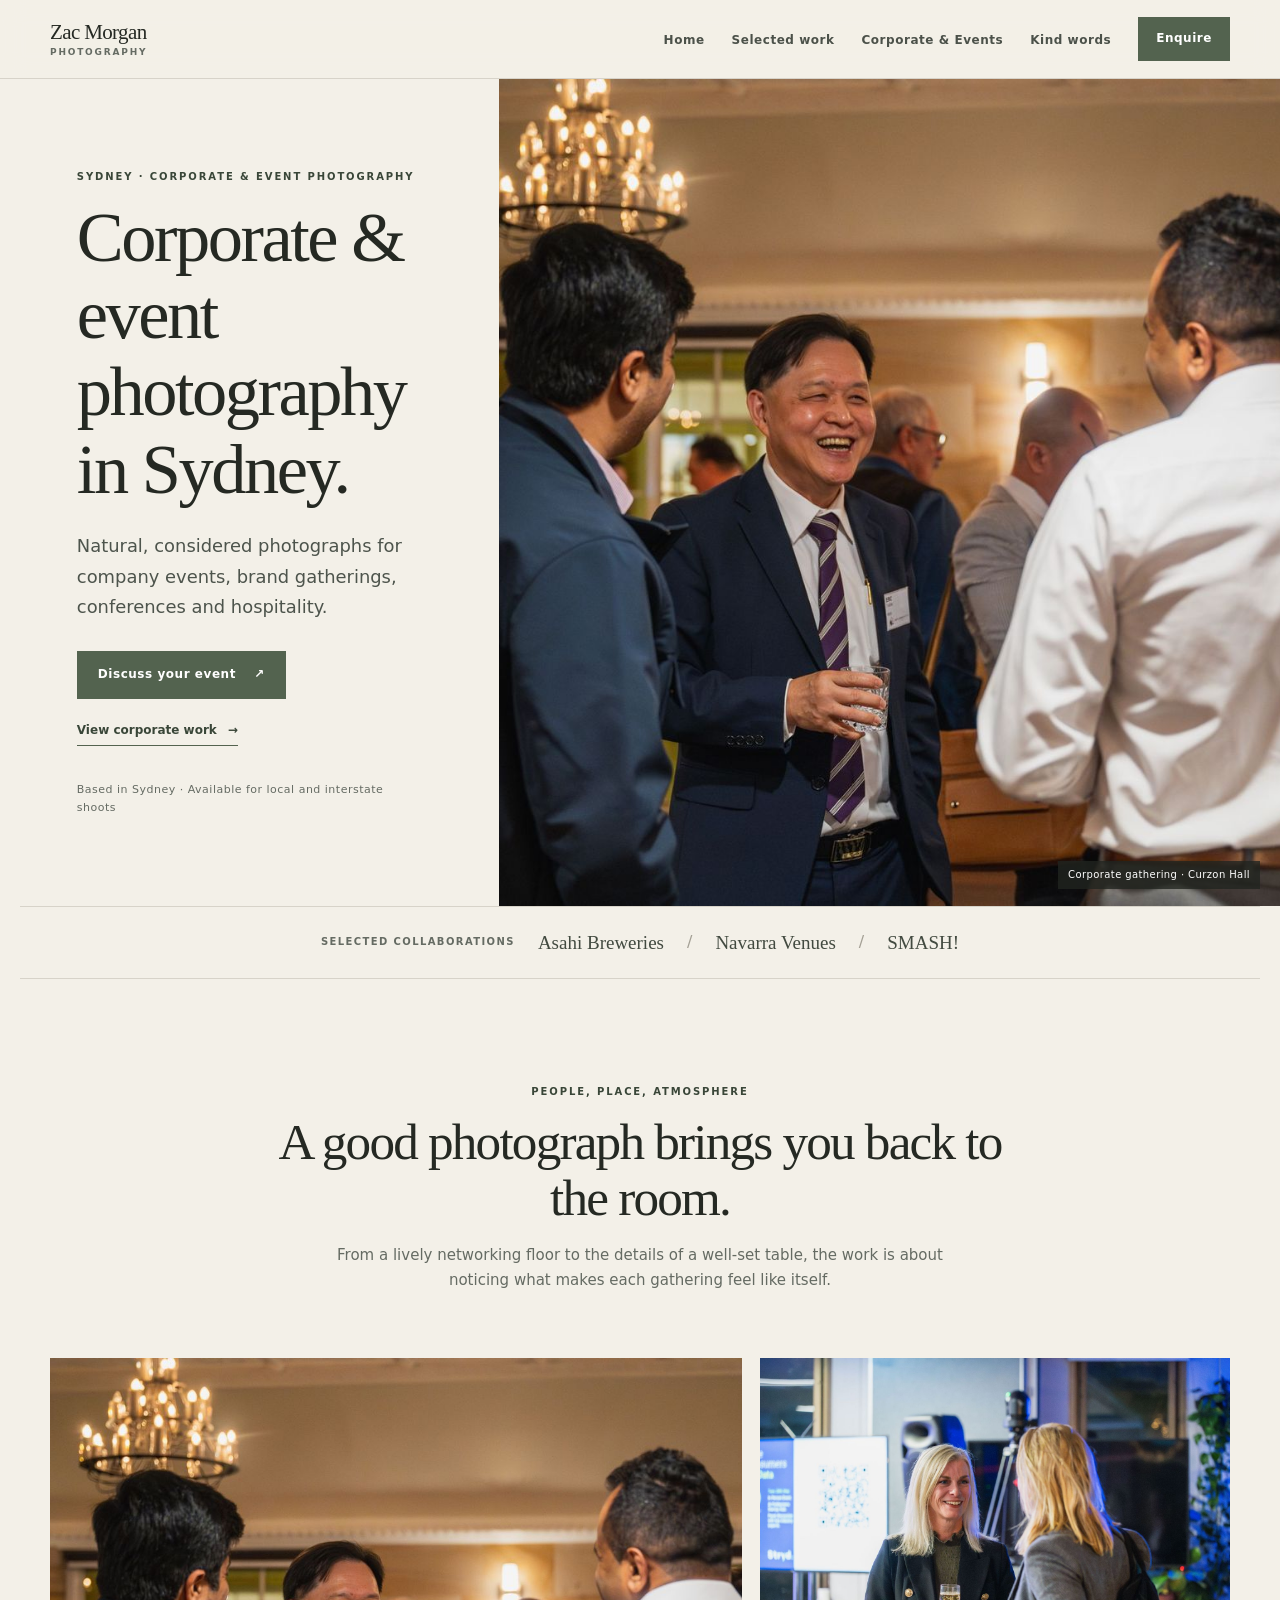
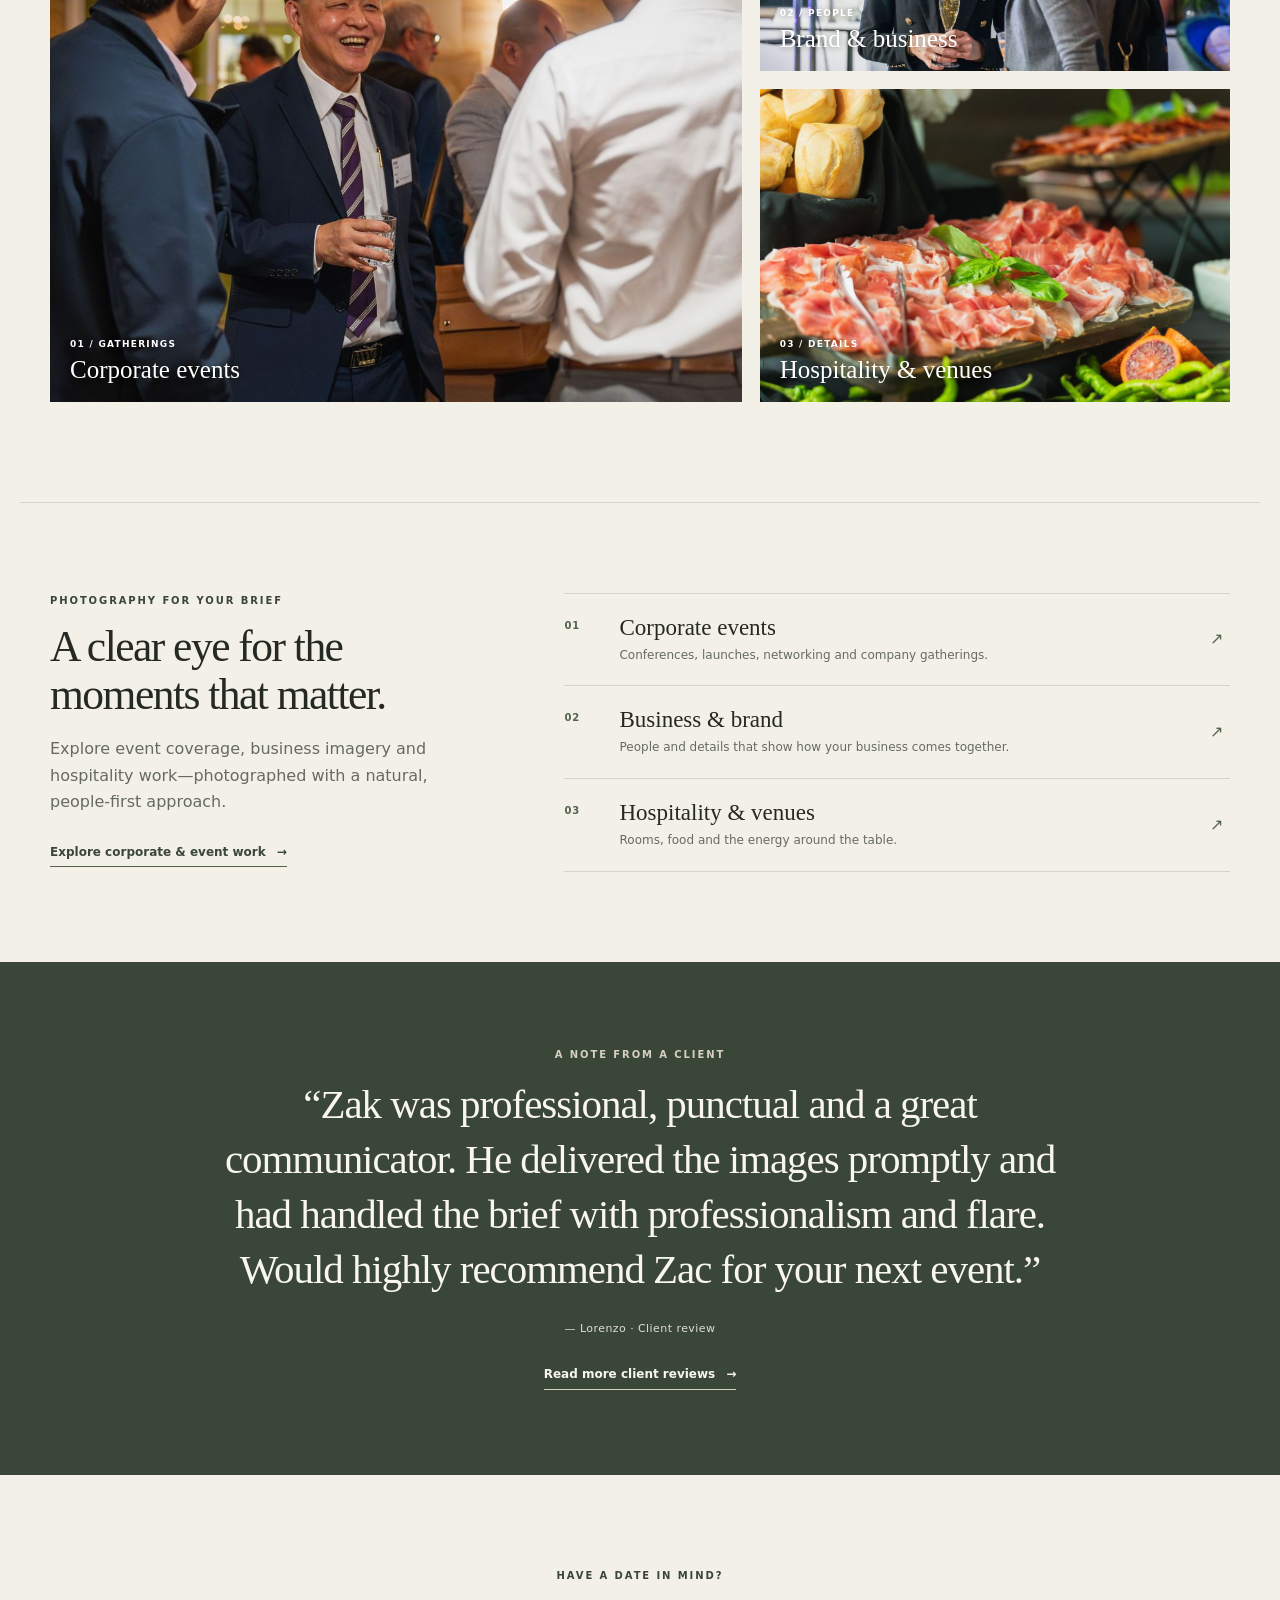
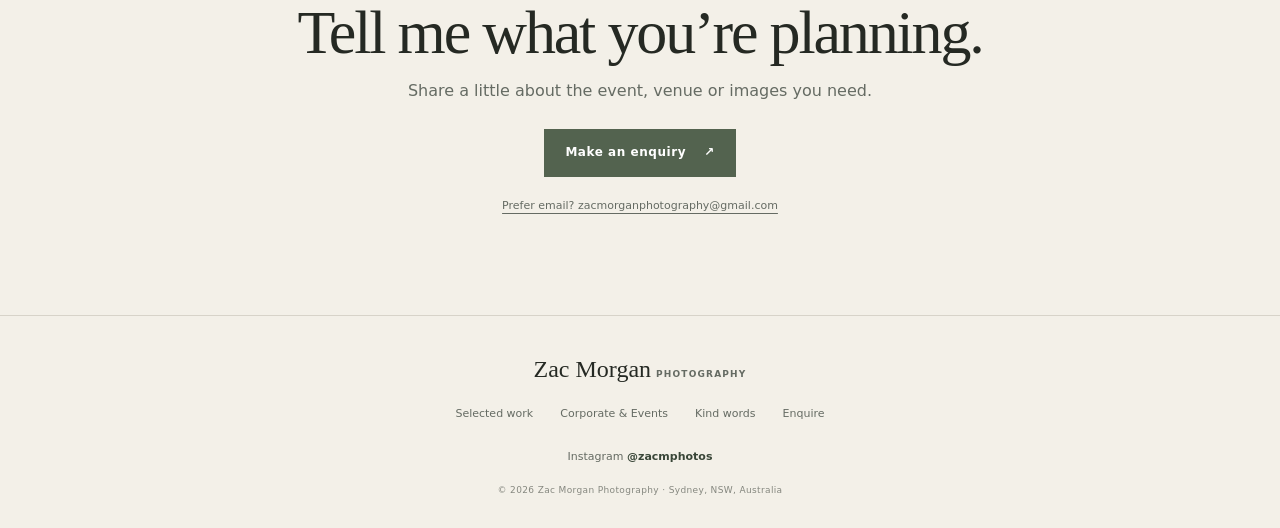
<file: index.html>
<!doctype html>
<html lang="en">
<head>
  <meta charset="UTF-8" />
  <meta name="viewport" content="width=device-width, initial-scale=1" />
  <meta name="theme-color" content="#f3f0e8" />
  <title>Corporate &amp; Event Photography in Sydney | Zac Morgan Photography</title>
  <meta name="description" content="Natural corporate event, business branding and hospitality photography in Sydney by Zac Morgan. Explore selected work and enquire." />
  <link rel="canonical" href="https://zacmorganphotography.com/" />
  <meta property="og:type" content="website" />
  <meta property="og:title" content="Corporate &amp; Event Photography in Sydney | Zac Morgan Photography" />
  <meta property="og:description" content="Natural corporate event, business branding and hospitality photography in Sydney by Zac Morgan." />
  <meta property="og:image" content="https://zacmorganphotography.com/images/CurzonHallSchneiderCorporate26-10-24-137-a73cd404-1500.jpg" />
  <meta name="twitter:card" content="summary_large_image" />
  <link rel="stylesheet" href="/css/style.css" />
</head>
<body>
  <a class="skip-link" href="#main-content">Skip to content</a>
  <nav class="site-nav" id="main-nav" aria-label="Main navigation">
    <div class="nav-inner">
      <a href="/" class="nav-logo" aria-label="Zac Morgan Photography home"><span>Zac Morgan</span><small>Photography</small></a>
      <button class="nav-toggle" type="button" aria-label="Open menu" aria-expanded="false" aria-controls="primary-navigation"><span></span><span></span><span></span></button>
      <ul class="nav-links" id="primary-navigation">
        <li><a href="/">Home</a></li>
        <li><a href="/portfolio?category=Brand+%26+Corporate">Selected work</a></li>
        <li><a href="/events">Corporate &amp; Events</a></li>
        <li><a href="/testimonials">Kind words</a></li>
        <li><a href="/enquire" class="nav-cta">Enquire</a></li>
      </ul>
    </div>
  </nav>
  <main id="main-content">
    <section class="editorial-hero" aria-labelledby="hero-title">
      <div class="hero-copy">
        <p class="eyebrow">Sydney · Corporate &amp; event photography</p>
        <h1 id="hero-title">Corporate &amp; event photography in Sydney.</h1>
        <p class="hero-lede">Natural, considered photographs for company events, brand gatherings, conferences and hospitality.</p>
        <div class="hero-actions">
          <a class="button button--solid" href="/enquire?session=Corporate%20Event">Discuss your event <span aria-hidden="true">↗</span></a>
          <a class="text-link" href="/portfolio?category=Brand+%26+Corporate">View corporate work <span aria-hidden="true">→</span></a>
        </div>
        <p class="hero-note">Based in Sydney · Available for local and interstate shoots</p>
      </div>
      <figure class="hero-media">
        <img src="/images/CurzonHallSchneiderCorporate26-10-24-137-a73cd404-1500.jpg" alt="Guests talking together at a corporate event at Curzon Hall." width="1500" height="1000" fetchpriority="high" />
        <figcaption>Corporate gathering · Curzon Hall</figcaption>
      </figure>
    </section>

    <section class="proof-strip" aria-label="Selected client work">
      <span class="proof-label">Selected collaborations</span>
      <strong>Asahi Breweries</strong><span class="proof-divider" aria-hidden="true">/</span>
      <strong>Navarra Venues</strong><span class="proof-divider" aria-hidden="true">/</span>
      <strong>SMASH!</strong>
    </section>

    <section class="section-intro" aria-labelledby="work-intro-title">
      <p class="eyebrow">People, place, atmosphere</p>
      <h2 id="work-intro-title">A good photograph brings you back to the room.</h2>
      <p>From a lively networking floor to the details of a well-set table, the work is about noticing what makes each gathering feel like itself.</p>
    </section>

    <section class="work-showcase" aria-label="Selected corporate and event photography">
      <figure class="work-main">
        <a href="/events#event-work">
          <img src="/images/OatlandsEstateSmallBusinessEvent30-10-24137-941672ee-1500.jpg" alt="Guests meeting at a small business event." loading="lazy" decoding="async" />
          <span class="work-caption"><span>01 / Gatherings</span><strong>Corporate events</strong></span>
        </a>
      </figure>
      <div class="work-side">
        <figure>
          <a href="/portfolio?category=Brand+%26+Corporate">
            <img src="/images/Stryd-140-23fcbd32-1500.jpg" alt="Two attendees speaking at a business event." loading="lazy" decoding="async" />
            <span class="work-caption"><span>02 / People</span><strong>Brand &amp; business</strong></span>
          </a>
        </figure>
        <figure>
          <a href="/events?category=Events+%26+Hospitality#event-work">
            <img src="/images/LeMontageFIATLunch24-11-20240041-23fc97b5-1000.jpg" alt="Food served at a FIAT lunch event." loading="lazy" decoding="async" />
            <span class="work-caption"><span>03 / Details</span><strong>Hospitality &amp; venues</strong></span>
          </a>
        </figure>
      </div>
    </section>

    <section class="services-section" aria-labelledby="services-title">
      <div class="services-intro">
        <p class="eyebrow">Photography for your brief</p>
        <h2 id="services-title">A clear eye for the moments that matter.</h2>
        <p>Explore event coverage, business imagery and hospitality work—photographed with a natural, people-first approach.</p>
        <a class="text-link" href="/events">Explore corporate &amp; event work <span aria-hidden="true">→</span></a>
      </div>
      <ol class="service-list">
        <li><a href="/events#event-work"><span class="service-number">01</span><span><strong>Corporate events</strong><small>Conferences, launches, networking and company gatherings.</small></span><span class="service-arrow" aria-hidden="true">↗</span></a></li>
        <li><a href="/portfolio?category=Brand+%26+Corporate"><span class="service-number">02</span><span><strong>Business &amp; brand</strong><small>People and details that show how your business comes together.</small></span><span class="service-arrow" aria-hidden="true">↗</span></a></li>
        <li><a href="/events?category=Events+%26+Hospitality#event-work"><span class="service-number">03</span><span><strong>Hospitality &amp; venues</strong><small>Rooms, food and the energy around the table.</small></span><span class="service-arrow" aria-hidden="true">↗</span></a></li>
      </ol>
    </section>

    <section class="quote-feature" aria-label="Client review">
      <p class="eyebrow">A note from a client</p>
      <blockquote>“Zak was professional, punctual and a great communicator. He delivered the images promptly and had handled the brief with professionalism and flare. Would highly recommend Zac for your next event.”</blockquote>
      <cite>— Lorenzo · Client review</cite>
      <a class="text-link text-link--light" href="/testimonials">Read more client reviews <span aria-hidden="true">→</span></a>
    </section>

    <section class="closing-cta">
      <p class="eyebrow">Have a date in mind?</p>
      <h2>Tell me what you’re planning.</h2>
      <p>Share a little about the event, venue or images you need.</p>
      <a class="button button--solid" href="/enquire?session=Corporate%20Event">Make an enquiry <span aria-hidden="true">↗</span></a>
      <a class="closing-email" href="mailto:zacmorganphotography@gmail.com">Prefer email? zacmorganphotography@gmail.com</a>
    </section>
  </main>
  <footer class="site-footer">
    <a href="/" class="footer-brand">Zac Morgan <span>Photography</span></a>
    <nav class="footer-nav" aria-label="Footer"><a href="/portfolio">Selected work</a><a href="/events">Corporate &amp; Events</a><a href="/testimonials">Kind words</a><a href="/enquire">Enquire</a></nav>
    <a href="https://www.instagram.com/zacmphotos" target="_blank" rel="noopener noreferrer" class="footer-instagram">Instagram <span>@zacmphotos</span></a>
    <p class="footer-copy">© 2026 Zac Morgan Photography · Sydney, NSW, Australia</p>
  </footer>
  <script src="/js/main.js" defer></script>
</body>
</html>
</file>
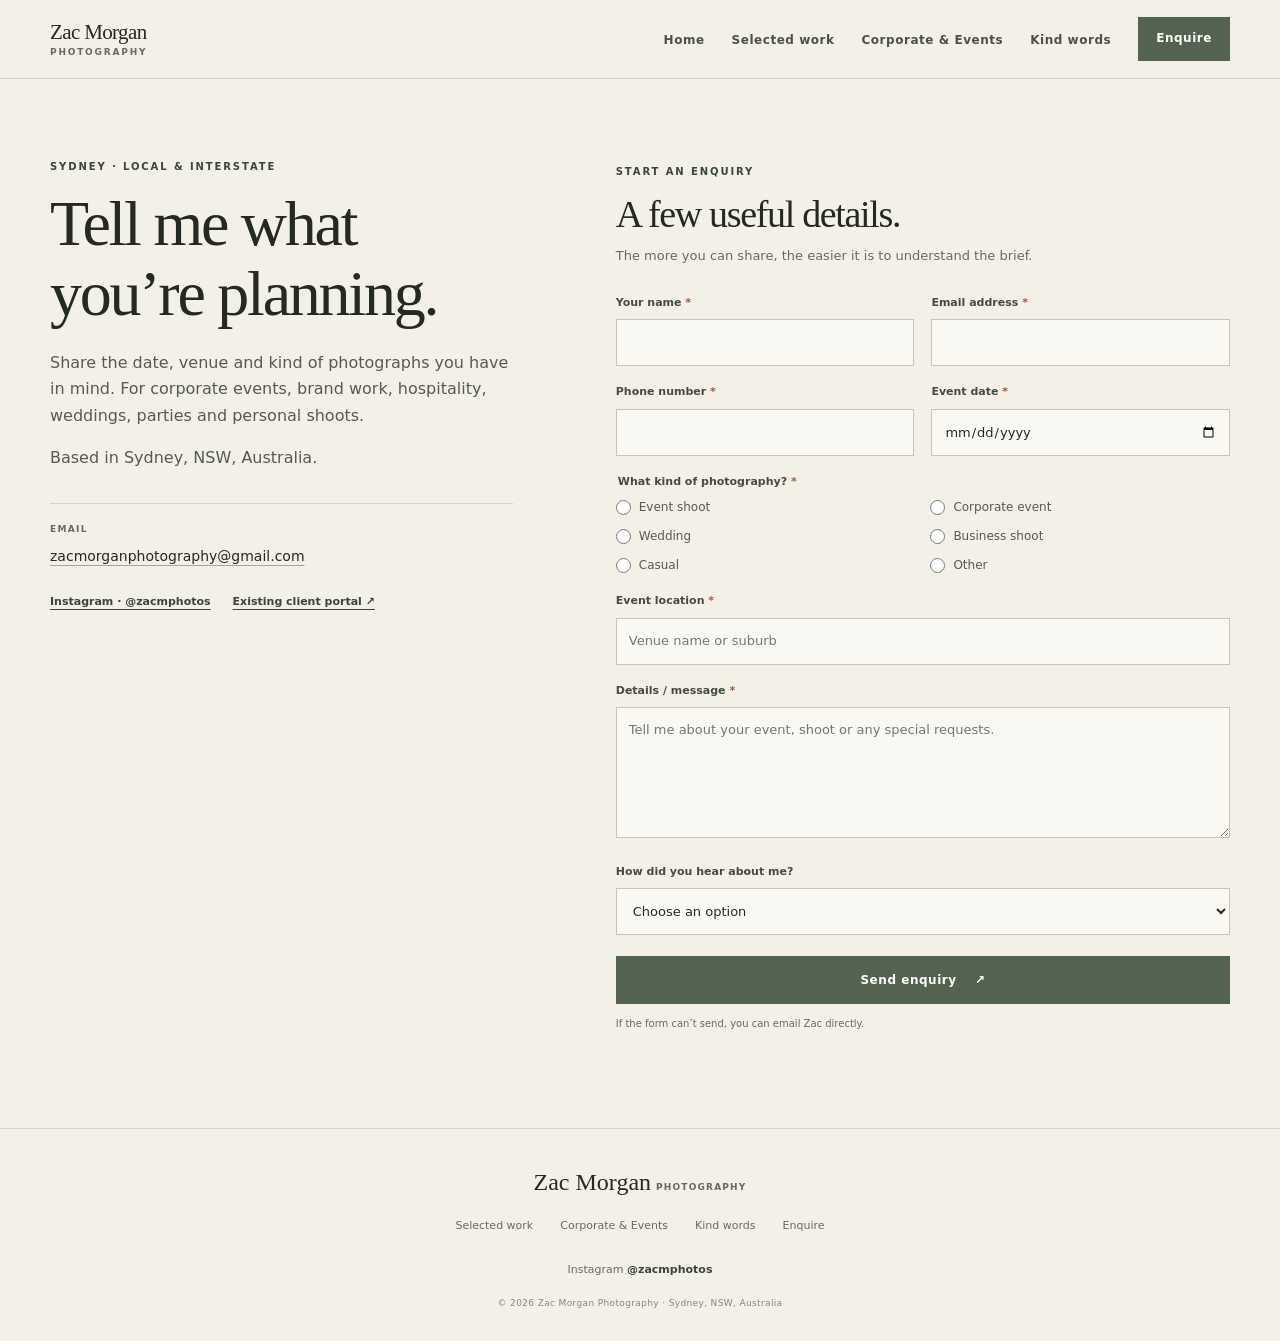
<file: pages/contact.html>
<!doctype html>
<html lang="en">
<head>
  <meta charset="UTF-8" /><meta name="viewport" content="width=device-width, initial-scale=1" /><meta name="theme-color" content="#f3f0e8" />
  <title>Enquire | Zac Morgan Photography</title><meta name="description" content="Enquire about corporate events, business branding, weddings and photography in Sydney and interstate." />
  <link rel="canonical" href="https://zacmorganphotography.com/enquire" /><meta property="og:type" content="website" /><meta property="og:title" content="Enquire | Zac Morgan Photography" /><meta property="og:description" content="Tell Zac about your event or photography brief." /><meta property="og:image" content="https://zacmorganphotography.com/images/CurzonHallSchneiderCorporate26-10-24-137-a73cd404-1500.jpg" />
  <link rel="stylesheet" href="/css/style.css" />
</head>
<body>
  <a class="skip-link" href="#main-content">Skip to content</a>
  <nav class="site-nav" id="main-nav" aria-label="Main navigation">
    <div class="nav-inner"><a href="/" class="nav-logo" aria-label="Zac Morgan Photography home"><span>Zac Morgan</span><small>Photography</small></a>
      <button class="nav-toggle" type="button" aria-label="Open menu" aria-expanded="false" aria-controls="primary-navigation"><span></span><span></span><span></span></button>
      <ul class="nav-links" id="primary-navigation"><li><a href="/">Home</a></li><li><a href="/portfolio?category=Brand+%26+Corporate">Selected work</a></li><li><a href="/events">Corporate &amp; Events</a></li><li><a href="/testimonials">Kind words</a></li><li><a href="/enquire" class="nav-cta active" aria-current="page">Enquire</a></li></ul>
    </div>
  </nav>
  <main id="main-content" class="contact-layout">
    <section class="contact-info" aria-labelledby="contact-title">
      <p class="eyebrow">Sydney · Local &amp; interstate</p><h1 id="contact-title">Tell me what you’re planning.</h1>
      <p>Share the date, venue and kind of photographs you have in mind. For corporate events, brand work, hospitality, weddings, parties and personal shoots.</p><p>Based in Sydney, NSW, Australia.</p>
      <div class="contact-detail"><span class="detail-label">Email</span><a href="mailto:zacmorganphotography@gmail.com">zacmorganphotography@gmail.com</a></div>
      <div class="contact-social"><a href="https://www.instagram.com/zacmphotos" target="_blank" rel="noopener noreferrer">Instagram · @zacmphotos</a><a href="https://book.zacmclients.photos" target="_blank" rel="noopener noreferrer">Existing client portal ↗</a></div>
    </section>
    <section class="contact-form-wrap" aria-labelledby="form-title">
      <p class="eyebrow">Start an enquiry</p><h2 id="form-title">A few useful details.</h2><p class="form-intro">The more you can share, the easier it is to understand the brief.</p>
      <div id="form-status" class="form-status" role="status" aria-live="polite" aria-atomic="true" tabindex="-1" hidden></div>
      <form id="enquiry-form">
        <div class="form-row"><div class="form-group"><label for="field-name">Your name <span class="req" aria-hidden="true">*</span></label><input type="text" id="field-name" name="name" required autocomplete="name" /></div><div class="form-group"><label for="field-email">Email address <span class="req" aria-hidden="true">*</span></label><input type="email" id="field-email" name="email" required autocomplete="email" /></div></div>
        <div class="form-row"><div class="form-group"><label for="field-phone">Phone number <span class="req" aria-hidden="true">*</span></label><input type="tel" id="field-phone" name="phone" required autocomplete="tel" /></div><div class="form-group"><label for="field-date">Event date <span class="req" aria-hidden="true">*</span></label><input type="date" id="field-date" name="date" required /></div></div>
        <fieldset class="form-group"><legend>What kind of photography? <span class="req" aria-hidden="true">*</span></legend><div class="radio-group"><div class="radio-option"><input type="radio" id="session-event" name="session" value="Event Shoot" required /><label for="session-event">Event shoot</label></div><div class="radio-option"><input type="radio" id="session-corporate" name="session" value="Corporate Event" /><label for="session-corporate">Corporate event</label></div><div class="radio-option"><input type="radio" id="session-wedding" name="session" value="Wedding" /><label for="session-wedding">Wedding</label></div><div class="radio-option"><input type="radio" id="session-business" name="session" value="Business Shoot" /><label for="session-business">Business shoot</label></div><div class="radio-option"><input type="radio" id="session-casual" name="session" value="Casual" /><label for="session-casual">Casual</label></div><div class="radio-option"><input type="radio" id="session-other" name="session" value="Other" /><label for="session-other">Other</label></div></div></fieldset>
        <div class="form-group"><label for="field-location">Event location <span class="req" aria-hidden="true">*</span></label><input type="text" id="field-location" name="location" required autocomplete="address-level2" placeholder="Venue name or suburb" /></div>
        <div class="form-group"><label for="field-message">Details / message <span class="req" aria-hidden="true">*</span></label><textarea id="field-message" name="message" required rows="5" placeholder="Tell me about your event, shoot or any special requests."></textarea></div>
        <div class="form-group"><label for="field-source">How did you hear about me?</label><select id="field-source" name="source"><option value="">Choose an option</option><option value="Recent shoot">From a recent shoot</option><option value="Ad">Ad</option><option value="Instagram">Instagram</option><option value="Google">Google</option><option value="Friend">From a friend</option><option value="Bark/Oneflare/AirTasker">Bark / Oneflare / AirTasker</option><option value="Other">Other</option></select></div>
        <button type="submit" class="button button--solid form-submit">Send enquiry <span aria-hidden="true">↗</span></button>
        <p class="form-footnote">If the form can’t send, you can email Zac directly.</p>
      </form>
    </section>
  </main>
  <footer class="site-footer"><a href="/" class="footer-brand">Zac Morgan <span>Photography</span></a><nav class="footer-nav" aria-label="Footer"><a href="/portfolio">Selected work</a><a href="/events">Corporate &amp; Events</a><a href="/testimonials">Kind words</a><a href="/enquire">Enquire</a></nav><a href="https://www.instagram.com/zacmphotos" target="_blank" rel="noopener noreferrer" class="footer-instagram">Instagram <span>@zacmphotos</span></a><p class="footer-copy">© 2026 Zac Morgan Photography · Sydney, NSW, Australia</p></footer>
  <script src="/js/main.js" defer></script>
</body>
</html>
</file>
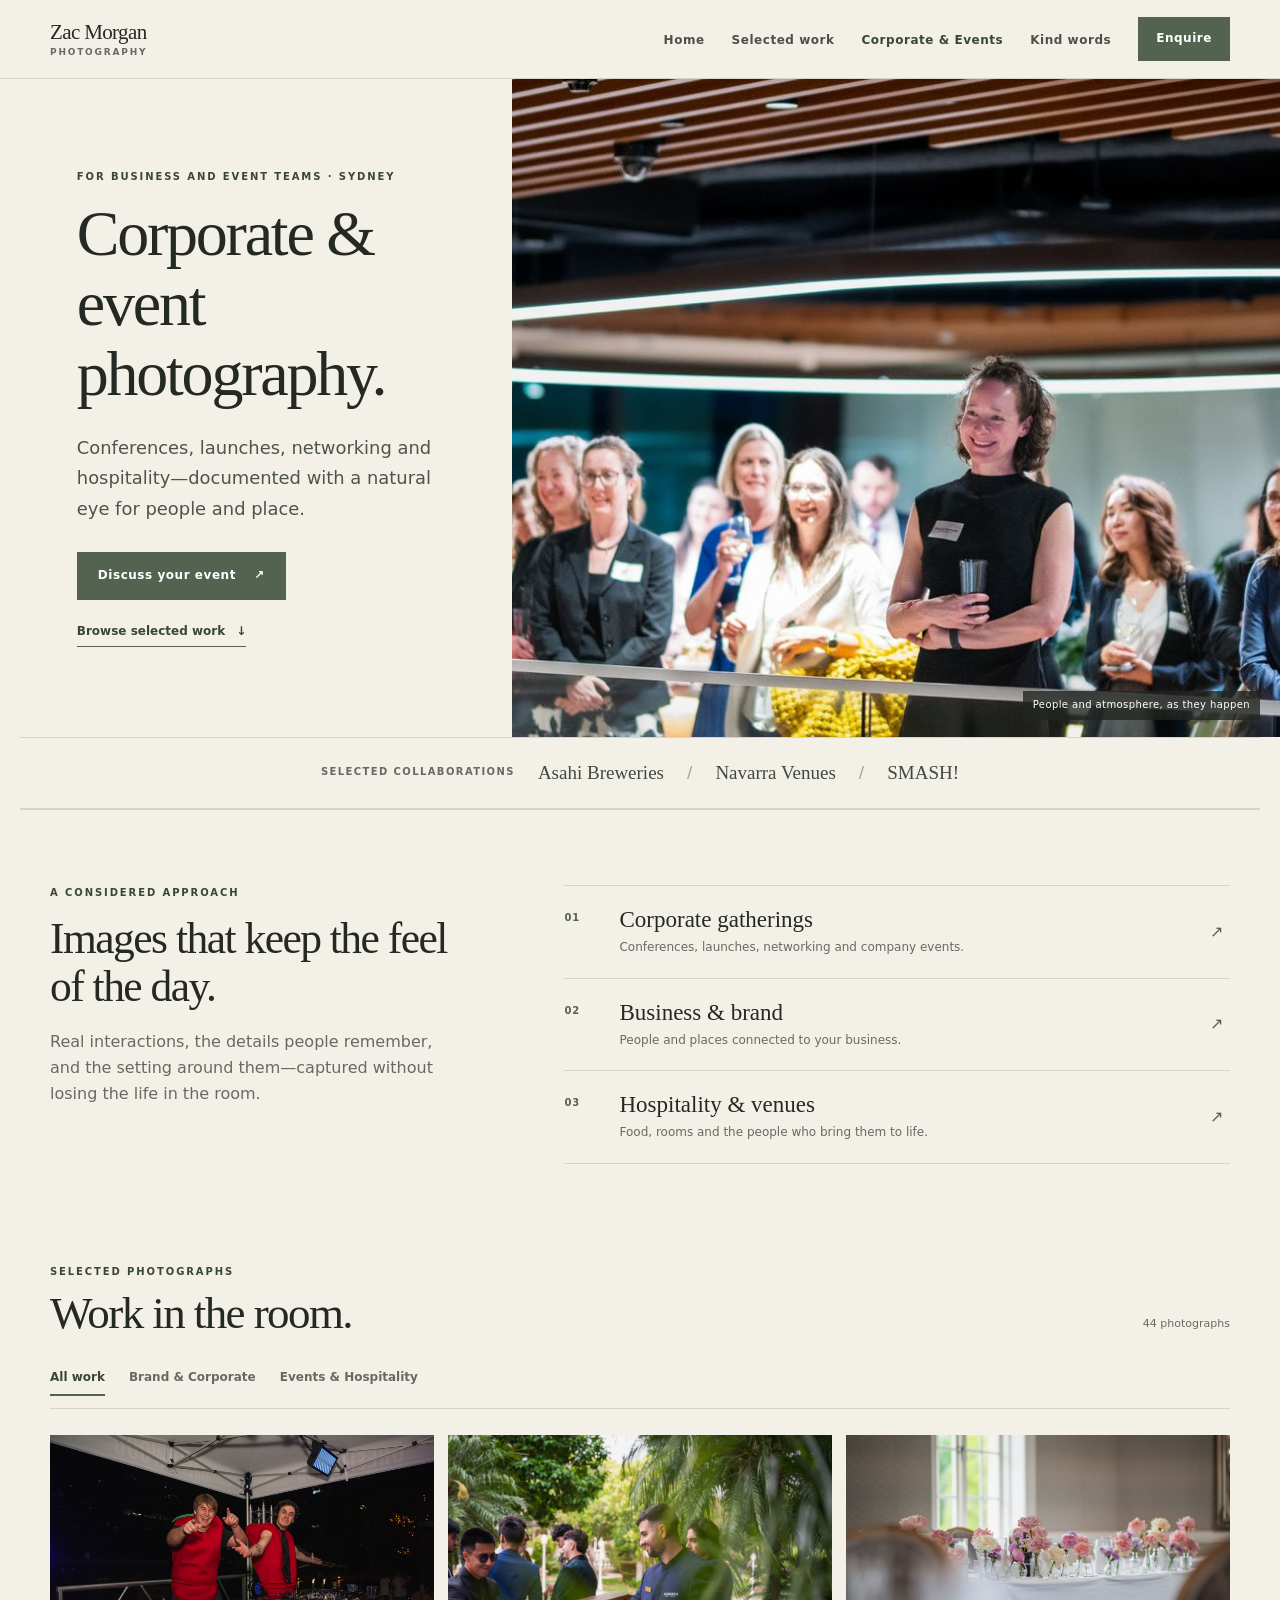
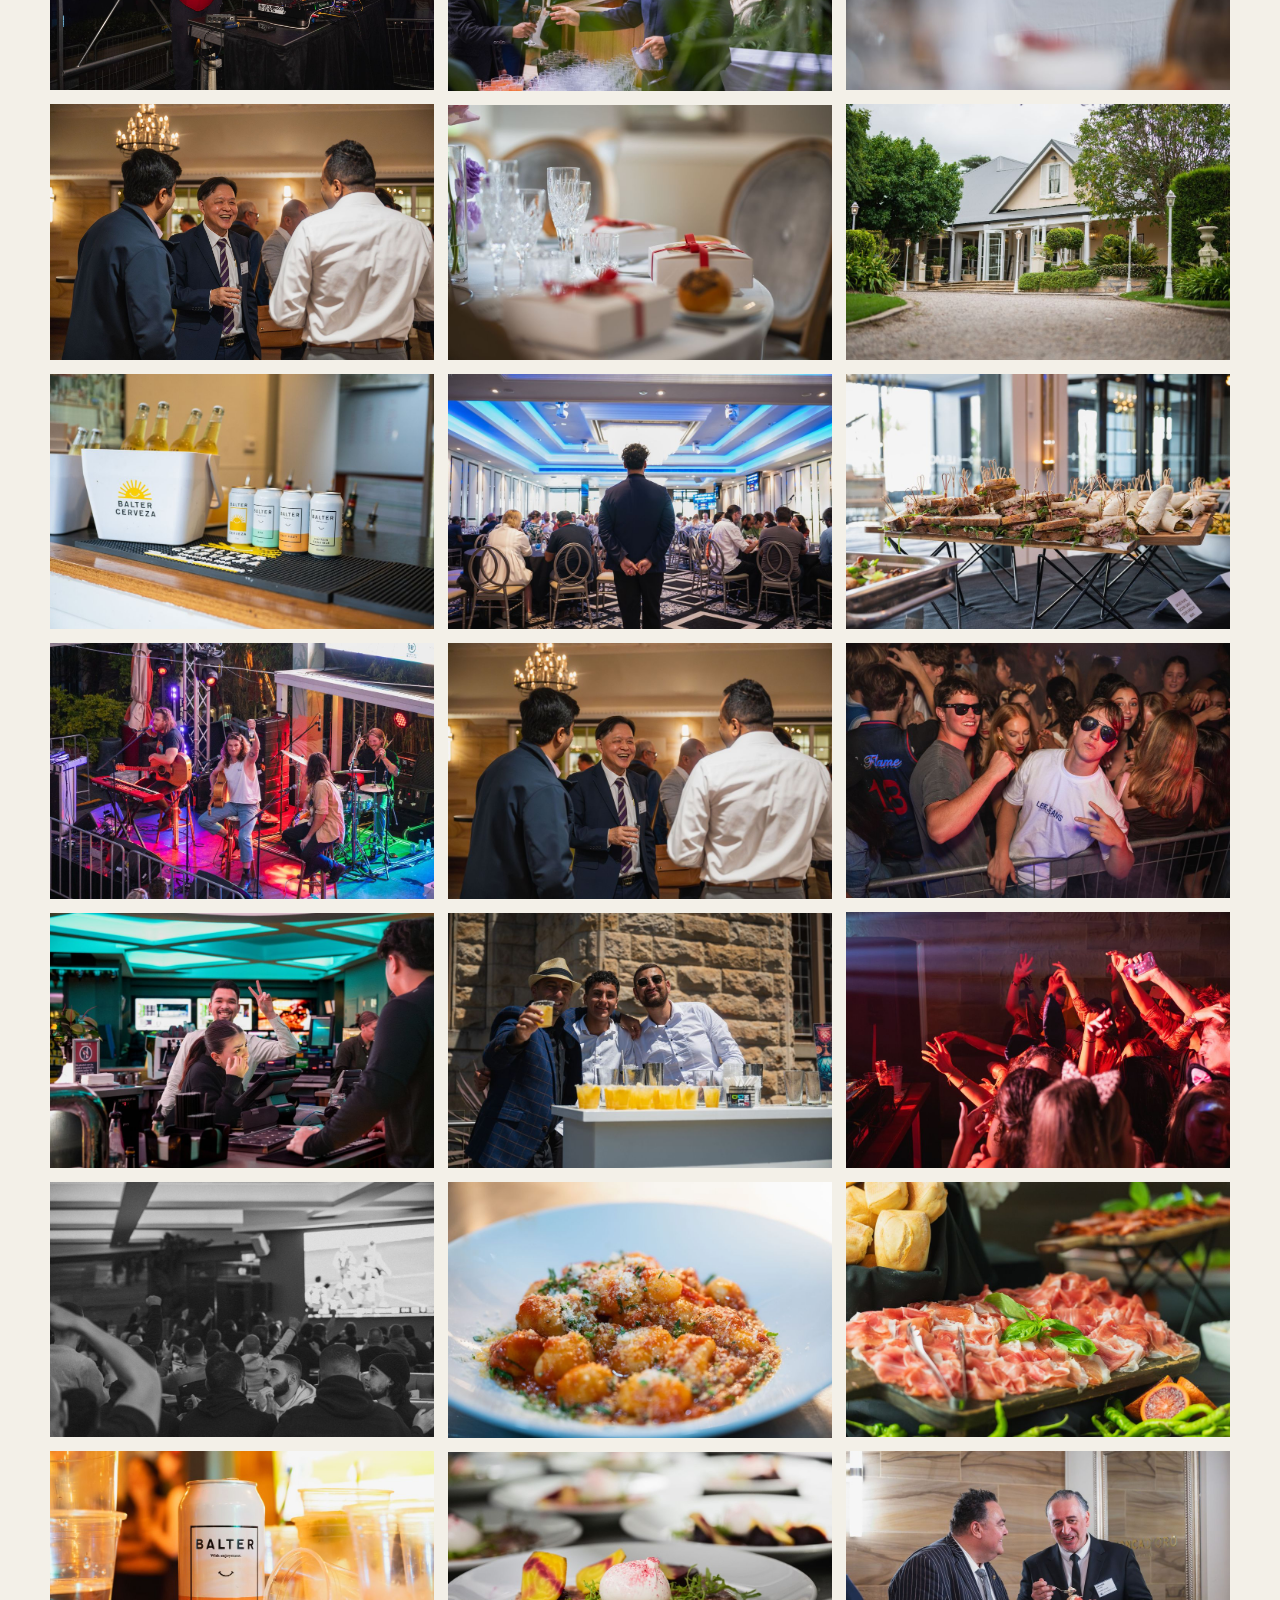
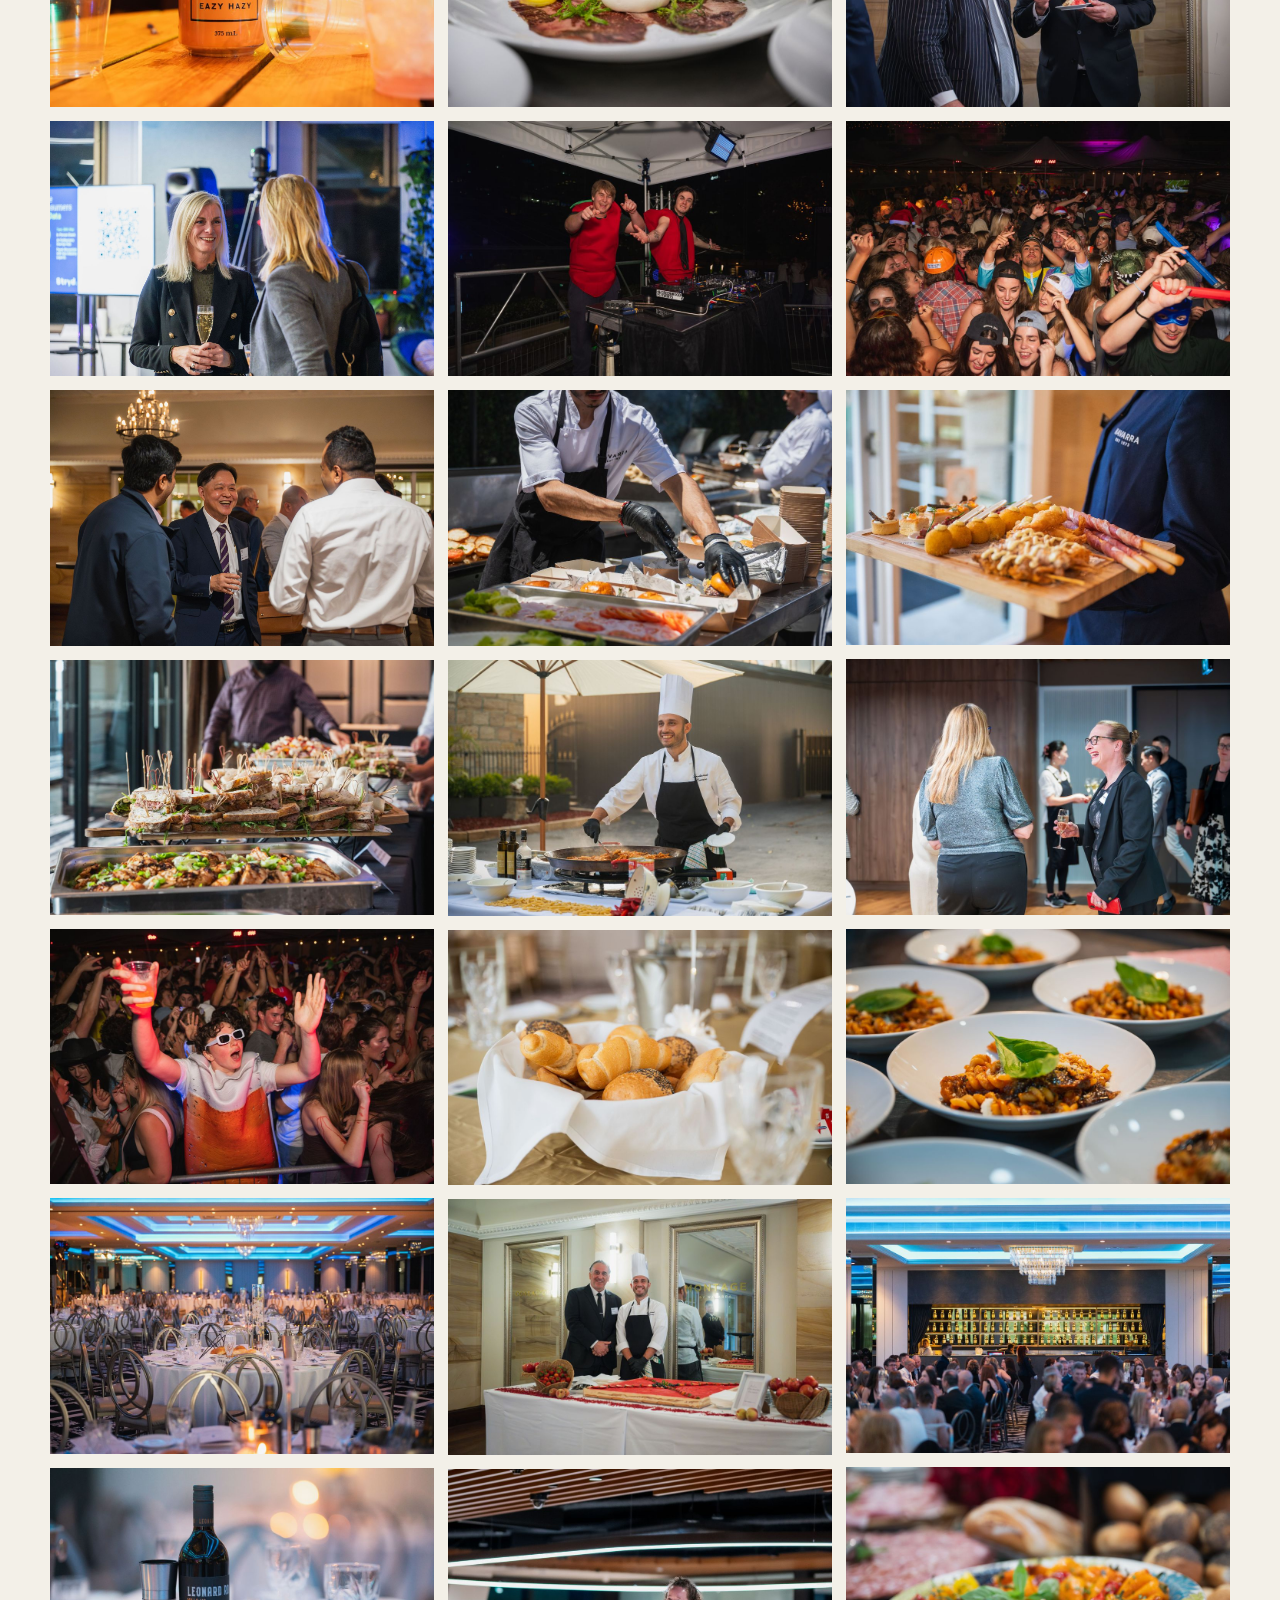
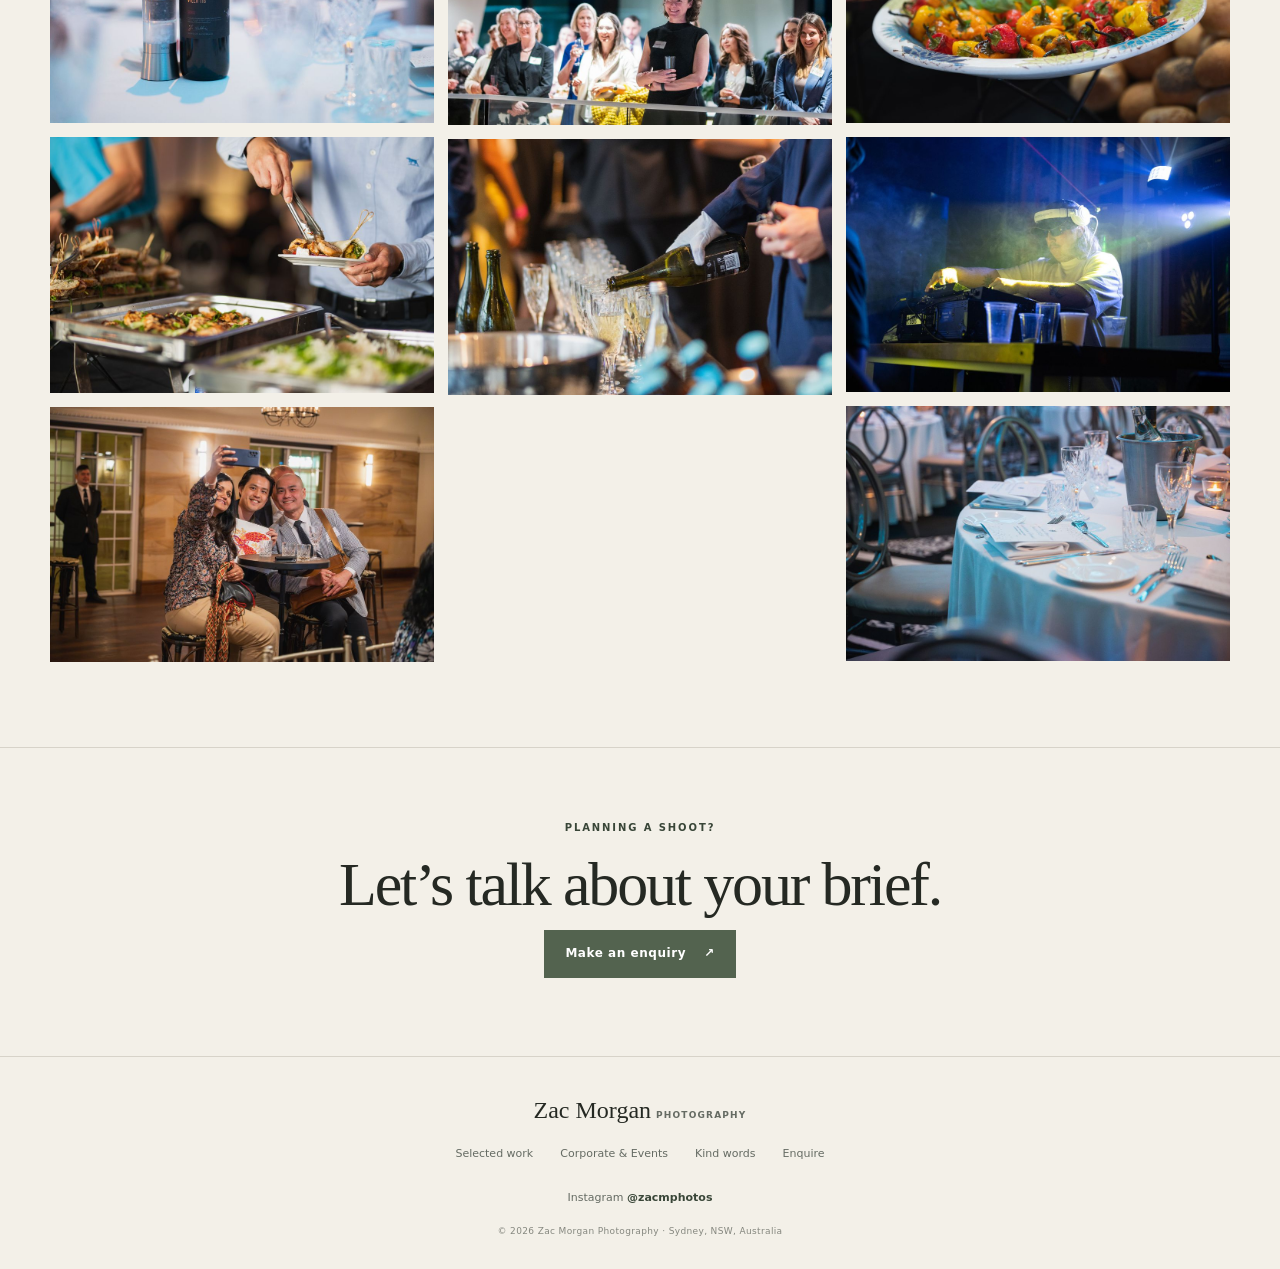
<file: pages/events.html>
<!doctype html>
<html lang="en">
<head>
  <meta charset="UTF-8" />
  <meta name="viewport" content="width=device-width, initial-scale=1" />
  <meta name="theme-color" content="#f3f0e8" />
  <title>Corporate &amp; Event Photography in Sydney | Zac Morgan Photography</title>
  <meta name="description" content="Corporate event, brand, conference and hospitality photography by Zac Morgan in Sydney. Browse selected work and enquire about your brief." />
  <link rel="canonical" href="https://zacmorganphotography.com/events" />
  <meta property="og:type" content="website" />
  <meta property="og:title" content="Corporate &amp; Event Photography | Zac Morgan Photography" />
  <meta property="og:description" content="Corporate event, brand and hospitality photography in Sydney." />
  <meta property="og:image" content="https://zacmorganphotography.com/images/CurzonHallSchneiderCorporate26-10-24-137-a73cd404-1500.jpg" />
  <link rel="stylesheet" href="/css/style.css" />
</head>
<body>
  <a class="skip-link" href="#main-content">Skip to content</a>
  <nav class="site-nav" id="main-nav" aria-label="Main navigation">
    <div class="nav-inner">
      <a href="/" class="nav-logo" aria-label="Zac Morgan Photography home"><span>Zac Morgan</span><small>Photography</small></a>
      <button class="nav-toggle" type="button" aria-label="Open menu" aria-expanded="false" aria-controls="primary-navigation"><span></span><span></span><span></span></button>
      <ul class="nav-links" id="primary-navigation">
        <li><a href="/">Home</a></li><li><a href="/portfolio?category=Brand+%26+Corporate">Selected work</a></li>
        <li><a href="/events" class="active" aria-current="page">Corporate &amp; Events</a></li><li><a href="/testimonials">Kind words</a></li><li><a href="/enquire" class="nav-cta">Enquire</a></li>
      </ul>
    </div>
  </nav>
  <main id="main-content">
    <section class="editorial-hero editorial-hero--page" aria-labelledby="events-title">
      <div class="hero-copy">
        <p class="eyebrow">For business and event teams · Sydney</p>
        <h1 id="events-title">Corporate &amp; event photography.</h1>
        <p class="hero-lede">Conferences, launches, networking and hospitality—documented with a natural eye for people and place.</p>
        <div class="hero-actions"><a class="button button--solid" href="/enquire?session=Corporate%20Event">Discuss your event <span aria-hidden="true">↗</span></a><a class="text-link" href="#event-work">Browse selected work <span aria-hidden="true">↓</span></a></div>
      </div>
      <figure class="hero-media"><img src="/images/CPNSWWillsandEstatesPracticeGroupLaunch19.9.24-71-eb1b0c15-1000.jpg" alt="Guests gathered at a practice group launch." fetchpriority="high" /><figcaption>People and atmosphere, as they happen</figcaption></figure>
    </section>
    <section class="proof-strip" aria-label="Selected client work"><span class="proof-label">Selected collaborations</span><strong>Asahi Breweries</strong><span class="proof-divider" aria-hidden="true">/</span><strong>Navarra Venues</strong><span class="proof-divider" aria-hidden="true">/</span><strong>SMASH!</strong></section>
    <section class="services-section services-section--compact" aria-labelledby="approach-title">
      <div class="services-intro"><p class="eyebrow">A considered approach</p><h2 id="approach-title">Images that keep the feel of the day.</h2><p>Real interactions, the details people remember, and the setting around them—captured without losing the life in the room.</p></div>
      <ol class="service-list">
        <li><a href="/enquire?session=Corporate%20Event"><span class="service-number">01</span><span><strong>Corporate gatherings</strong><small>Conferences, launches, networking and company events.</small></span><span class="service-arrow" aria-hidden="true">↗</span></a></li>
        <li><a href="/enquire?session=Business%20Shoot"><span class="service-number">02</span><span><strong>Business &amp; brand</strong><small>People and places connected to your business.</small></span><span class="service-arrow" aria-hidden="true">↗</span></a></li>
        <li><a href="/enquire?session=Event%20Shoot"><span class="service-number">03</span><span><strong>Hospitality &amp; venues</strong><small>Food, rooms and the people who bring them to life.</small></span><span class="service-arrow" aria-hidden="true">↗</span></a></li>
      </ol>
    </section>
    <section class="gallery-section" id="event-work" aria-labelledby="event-work-title">
      <div class="gallery-heading"><div><p class="eyebrow">Selected photographs</p><h2 id="event-work-title">Work in the room.</h2></div><p class="gallery-count" data-gallery-count aria-live="polite"></p></div>
      <div class="gallery-filters" data-filter-controls role="group" aria-label="Filter corporate and event work">
        <button type="button" class="filter-button" data-filter="all" aria-pressed="true">All work</button>
        <button type="button" class="filter-button" data-filter="Brand &amp; Corporate" aria-pressed="false">Brand &amp; Corporate</button>
        <button type="button" class="filter-button" data-filter="Events &amp; Hospitality" aria-pressed="false">Events &amp; Hospitality</button>
      </div>
      <div class="events-gallery" data-filter-items><figure class="events-gallery-item" data-filter-item data-categories="Events &amp; Hospitality"><img data-lightbox-item src="/images/GreenwoodHotel_Cruiser_31.10.240095-66aa8a97-1500.jpg" alt="Greenwood Hotel event" loading="lazy" decoding="async" /></figure>
<figure class="events-gallery-item" data-filter-item data-categories="Brand &amp; Corporate"><img data-lightbox-item src="/images/CurzonHallSchneiderCorporate26-10-24-137-a73cd404-1500.jpg" alt="Corporate event at Curzon Hall" loading="lazy" decoding="async" /></figure>
<figure class="events-gallery-item" data-filter-item data-categories="Events &amp; Hospitality"><img data-lightbox-item src="/images/CoogeBay_TheVanns_22.09.240010-55b7de43-1000.jpg" alt="Coogee Bay event" loading="lazy" decoding="async" /></figure>
<figure class="events-gallery-item" data-filter-item data-categories="Events &amp; Hospitality"><img data-lightbox-item src="/images/CoogeBay_TheVanns_22.09.240103-e2c64234-1000.jpg" alt="Live band on lit stage" loading="lazy" decoding="async" /></figure>
<figure class="events-gallery-item" data-filter-item data-categories="Events &amp; Hospitality"><img data-lightbox-item src="/images/TheWarwick-NRL-46-d81e67e2-1000.jpg" alt="NRL event at The Warwick" loading="lazy" decoding="async" /></figure>
<figure class="events-gallery-item" data-filter-item data-categories="Brand &amp; Corporate"><img data-lightbox-item src="/images/TheWarwick-NRL-115-fd62b041-1000.jpg" alt="Corporate event photography" loading="lazy" decoding="async" /></figure>
<figure class="events-gallery-item" data-filter-item data-categories="Events &amp; Hospitality"><img data-lightbox-item src="/images/GreenwoodHotel_Cruiser_31.10.240113-9d7ee37a-1000.jpg" alt="Party event photography" loading="lazy" decoding="async" /></figure>
<figure class="events-gallery-item" data-filter-item data-categories="Brand &amp; Corporate"><img data-lightbox-item src="/images/Stryd-140-23fcbd32-1500.jpg" alt="Business networking event" loading="lazy" decoding="async" /></figure>
<figure class="events-gallery-item" data-filter-item data-categories="Brand &amp; Corporate"><img data-lightbox-item src="/images/OatlandsEstateSmallBusinessEvent30-10-24137-941672ee-1500.jpg" alt="Small business event" loading="lazy" decoding="async" /></figure>
<figure class="events-gallery-item" data-filter-item data-categories="Brand &amp; Corporate"><img data-lightbox-item src="/images/LeMontage6-2-2025RoomShotsNESTLE25of71-9fbc4fa0-1000.jpg" alt="Catered sandwich platters" loading="lazy" decoding="async" /></figure>
<figure class="events-gallery-item" data-filter-item data-categories="Events &amp; Hospitality"><img data-lightbox-item src="/images/GreenwoodHotel_Cruiser_31.10.240046-1968f83b-1000.jpg" alt="Concert attendee celebrating" loading="lazy" decoding="async" /></figure>
<figure class="events-gallery-item" data-filter-item data-categories="Events &amp; Hospitality"><img data-lightbox-item src="/images/LeMontageGraduationSetup15-11-240014-c0143d8e-1000.jpg" alt="Ballroom with blue lighting" loading="lazy" decoding="async" /></figure>
<figure class="events-gallery-item" data-filter-item data-categories="Events &amp; Hospitality"><img data-lightbox-item src="/images/LeMontageGraduationSetup15-11-240020-7765a1f9-1000.jpg" alt="Wine bottle and glassware" loading="lazy" decoding="async" /></figure>
<figure class="events-gallery-item" data-filter-item data-categories="Brand &amp; Corporate"><img data-lightbox-item src="/images/LeMontage6-2-2025RoomShotsNESTLE28of71-ba6f12f1-1000.jpg" alt="Chafing dishes at buffet" loading="lazy" decoding="async" /></figure>
<figure class="events-gallery-item" data-filter-item data-categories="Brand &amp; Corporate"><img data-lightbox-item src="/images/OatlandsEstateSmallBusinessEvent30-10-24109-685ba8df-1000.jpg" alt="Guests taking selfies" loading="lazy" decoding="async" /></figure>
<figure class="events-gallery-item" data-filter-item data-categories="Events &amp; Hospitality"><img data-lightbox-item src="/images/OatlandsEstateGraduationSetup13-11-240053-a0a25912-1000.jpg" alt="Outdoor event service area" loading="lazy" decoding="async" /></figure>
<figure class="events-gallery-item" data-filter-item data-categories="Events &amp; Hospitality"><img data-lightbox-item src="/images/OatLandsEstate1-2-25ElizabethRoom41of66-c3e36801-1000.jpg" alt="Crystal glasses and gifts" loading="lazy" decoding="async" /></figure>
<figure class="events-gallery-item" data-filter-item data-categories="Brand &amp; Corporate"><img data-lightbox-item src="/images/LeMontage6-2-2025RoomShotsNESTLE42of71-48d89002-1000.jpg" alt="Event space with blue lighting" loading="lazy" decoding="async" /></figure>
<figure class="events-gallery-item" data-filter-item data-categories="Brand &amp; Corporate"><img data-lightbox-item src="/images/OatlandsEstateSmallBusinessEvent30-10-24137-bf3f777d-1000.jpg" alt="Professionals networking" loading="lazy" decoding="async" /></figure>
<figure class="events-gallery-item" data-filter-item data-categories="Brand &amp; Corporate"><img data-lightbox-item src="/images/CurzonHallSchneiderCorporate26-10-24-150-bbd578c1-1000.jpg" alt="Group at stone venue" loading="lazy" decoding="async" /></figure>
<figure class="events-gallery-item" data-filter-item data-categories="Events &amp; Hospitality"><img data-lightbox-item src="/images/OatlandsEstateGraduationSetup13-11-240101-109e56c1-1000.jpg" alt="Gnocchi dish on blue plate" loading="lazy" decoding="async" /></figure>
<figure class="events-gallery-item" data-filter-item data-categories="Events &amp; Hospitality"><img data-lightbox-item src="/images/LeMontageGraduationSetup15-11-240083-d6a0e7e9-1000.jpg" alt="Elegant plated appetizer" loading="lazy" decoding="async" /></figure>
<figure class="events-gallery-item" data-filter-item data-categories="Events &amp; Hospitality"><img data-lightbox-item src="/images/GreenwoodHotel_Cruiser_31.10.240095-6fc96189-1000.jpg" alt="DJs performing outdoors" loading="lazy" decoding="async" /></figure>
<figure class="events-gallery-item" data-filter-item data-categories="Brand &amp; Corporate"><img data-lightbox-item src="/images/CurzonHallSchneiderCorporate26-10-24-123-1a103ed1-1000.jpg" alt="Chef preparing ingredients" loading="lazy" decoding="async" /></figure>
<figure class="events-gallery-item" data-filter-item data-categories="Brand &amp; Corporate"><img data-lightbox-item src="/images/OatlandsEstateSmallBusinessEvent30-10-2440-8b1563ef-1000.jpg" alt="Business event" loading="lazy" decoding="async" /></figure>
<figure class="events-gallery-item" data-filter-item data-categories="Events &amp; Hospitality"><img data-lightbox-item src="/images/OatlandsEstateGraduationSetup13-11-240005-5215dbe1-1000.jpg" alt="Graduation setup" loading="lazy" decoding="async" /></figure>
<figure class="events-gallery-item" data-filter-item data-categories="Brand &amp; Corporate"><img data-lightbox-item src="/images/OatlandsEstateSmallBusinessEvent30-10-2492-c99eeecf-1000.jpg" alt="Small business event" loading="lazy" decoding="async" /></figure>
<figure class="events-gallery-item" data-filter-item data-categories="Brand &amp; Corporate"><img data-lightbox-item src="/images/CPNSWWillsandEstatesPracticeGroupLaunch19.9.24-71-eb1b0c15-1000.jpg" alt="Practice group launch" loading="lazy" decoding="async" /></figure>
<figure class="events-gallery-item" data-filter-item data-categories="Events &amp; Hospitality"><img data-lightbox-item src="/images/LeMontageGraduationSetup15-11-240063-85d2230a-1000.jpg" alt="Graduation venue setup" loading="lazy" decoding="async" /></figure>
<figure class="events-gallery-item" data-filter-item data-categories="Events &amp; Hospitality"><img data-lightbox-item src="/images/OatLandsEstate1-2-25ElizabethRoom40of66-3154eaf2-1000.jpg" alt="Elizabeth Room setting" loading="lazy" decoding="async" /></figure>
<figure class="events-gallery-item" data-filter-item data-categories="Events &amp; Hospitality"><img data-lightbox-item src="/images/OatLandsEstate1-2-25ElizabethRoom53of66-7492f476-1000.jpg" alt="Elizabeth Room detail" loading="lazy" decoding="async" /></figure>
<figure class="events-gallery-item" data-filter-item data-categories="Brand &amp; Corporate"><img data-lightbox-item src="/images/LeMontage6-2-2025RoomShotsNESTLE21of71-6d0bcd53-1000.jpg" alt="Nestlé event room" loading="lazy" decoding="async" /></figure>
<figure class="events-gallery-item" data-filter-item data-categories="Events &amp; Hospitality"><img data-lightbox-item src="/images/GreenwoodHotel_Cruiser_31.10.240043-ebdf7ac8-1000.jpg" alt="Greenwood Hotel event" loading="lazy" decoding="async" /></figure>
<figure class="events-gallery-item" data-filter-item data-categories="Events &amp; Hospitality"><img data-lightbox-item src="/images/GreenwoodHotel_Cruiser_31.10.240089-4a1a3cd8-1000.jpg" alt="Greenwood Hotel party" loading="lazy" decoding="async" /></figure>
<figure class="events-gallery-item" data-filter-item data-categories="Brand &amp; Corporate"><img data-lightbox-item src="/images/LeMontageFIATLunch24-11-20240041-23fc97b5-1000.jpg" alt="FIAT lunch event" loading="lazy" decoding="async" /></figure>
<figure class="events-gallery-item" data-filter-item data-categories="Brand &amp; Corporate"><img data-lightbox-item src="/images/OatlandsEstateSmallBusinessEvent30-10-24131-9aec2a2c-1000.jpg" alt="Business networking" loading="lazy" decoding="async" /></figure>
<figure class="events-gallery-item" data-filter-item data-categories="Events &amp; Hospitality"><img data-lightbox-item src="/images/GreenwoodHotel_Cruiser_31.10.240067-b8adbe2b-1000.jpg" alt="Cruiser event" loading="lazy" decoding="async" /></figure>
<figure class="events-gallery-item" data-filter-item data-categories="Brand &amp; Corporate"><img data-lightbox-item src="/images/OatlandsEstateSmallBusinessEvent30-10-2452-3b296c3c-1000.jpg" alt="Small business networking" loading="lazy" decoding="async" /></figure>
<figure class="events-gallery-item" data-filter-item data-categories="Brand &amp; Corporate"><img data-lightbox-item src="/images/CPNSWWillsandEstatesPracticeGroupLaunch19.9.24-17-5c6a9062-1000.jpg" alt="CPNSW launch" loading="lazy" decoding="async" /></figure>
<figure class="events-gallery-item" data-filter-item data-categories="Brand &amp; Corporate"><img data-lightbox-item src="/images/LeMontageFIATLunch24-11-20240100-d14b1546-1000.jpg" alt="FIAT lunch" loading="lazy" decoding="async" /></figure>
<figure class="events-gallery-item" data-filter-item data-categories="Events &amp; Hospitality"><img data-lightbox-item src="/images/LeMontageGraduationSetup15-11-240075-2417651a-1000.jpg" alt="Graduation setup" loading="lazy" decoding="async" /></figure>
<figure class="events-gallery-item" data-filter-item data-categories="Events &amp; Hospitality"><img data-lightbox-item src="/images/SuttonSaleGuildAwardsNightJanuary2025-42-fd07c92d-1000.jpg" alt="Guild Awards Night" loading="lazy" decoding="async" /></figure>
<figure class="events-gallery-item" data-filter-item data-categories="Events &amp; Hospitality"><img data-lightbox-item src="/images/GreenwoodHotel_Cruiser_31.10.24FullCatelog0042-cafbd718-1000.jpg" alt="Greenwood Hotel catalog" loading="lazy" decoding="async" /></figure>
<figure class="events-gallery-item" data-filter-item data-categories="Events &amp; Hospitality"><img data-lightbox-item src="/images/LeMontageGraduationSetup15-11-240008-Enhanced-NR-32a3bf7d-1000.jpg" alt="Enhanced graduation shot" loading="lazy" decoding="async" /></figure></div>
    </section>
    <!-- LIGHTBOX -->
    <div class="lightbox" role="dialog" aria-modal="true" aria-label="Photo viewer" aria-hidden="true">
      <button class="lightbox-close" type="button" aria-label="Close photo viewer">×</button><button class="lightbox-prev" type="button" aria-label="Previous photo">←</button><img class="lightbox-img" alt="" /><button class="lightbox-next" type="button" aria-label="Next photo">→</button>
    </div>
    <section class="closing-cta closing-cta--short"><p class="eyebrow">Planning a shoot?</p><h2>Let’s talk about your brief.</h2><a class="button button--solid" href="/enquire?session=Corporate%20Event">Make an enquiry <span aria-hidden="true">↗</span></a></section>
  </main>
  <footer class="site-footer">
    <a href="/" class="footer-brand">Zac Morgan <span>Photography</span></a>
    <nav class="footer-nav" aria-label="Footer"><a href="/portfolio">Selected work</a><a href="/events">Corporate &amp; Events</a><a href="/testimonials">Kind words</a><a href="/enquire">Enquire</a></nav>
    <a href="https://www.instagram.com/zacmphotos" target="_blank" rel="noopener noreferrer" class="footer-instagram">Instagram <span>@zacmphotos</span></a><p class="footer-copy">© 2026 Zac Morgan Photography · Sydney, NSW, Australia</p>
  </footer>
  <script src="/js/main.js" defer></script>
</body>
</html>
</file>
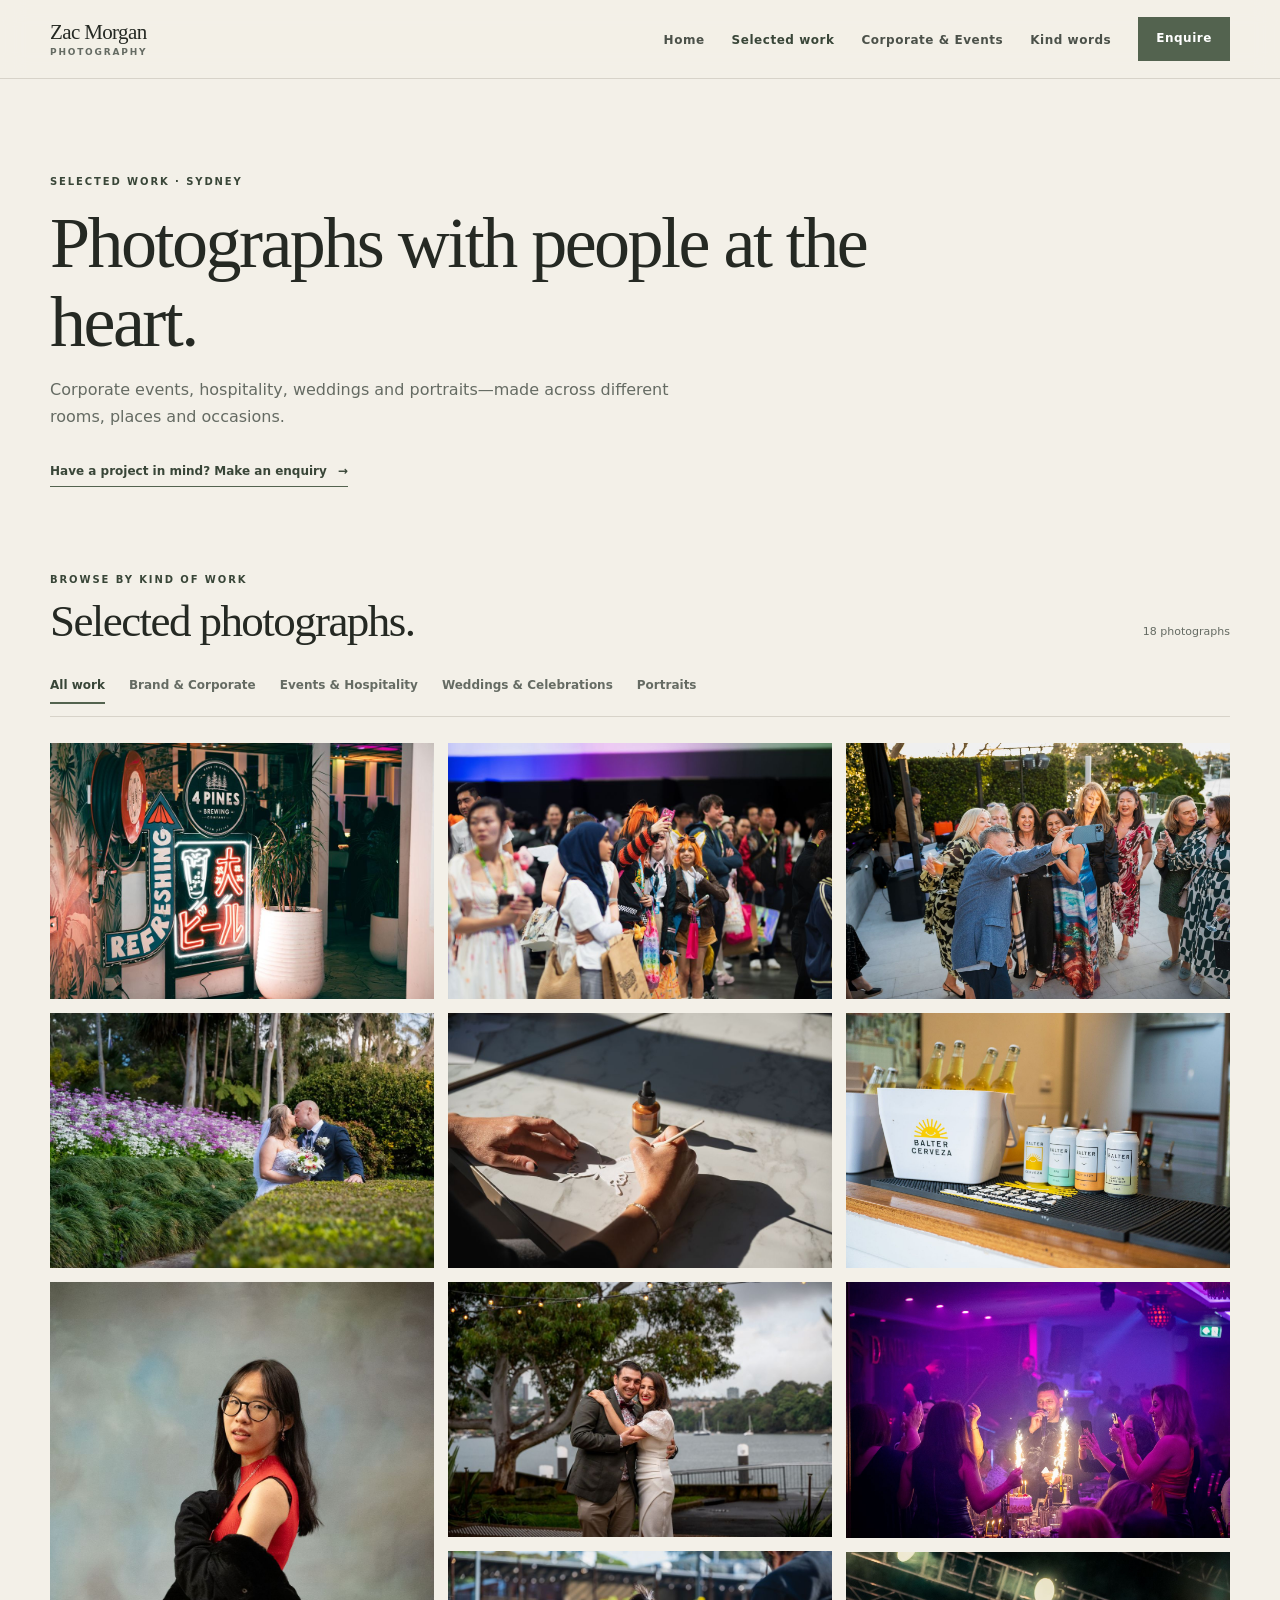
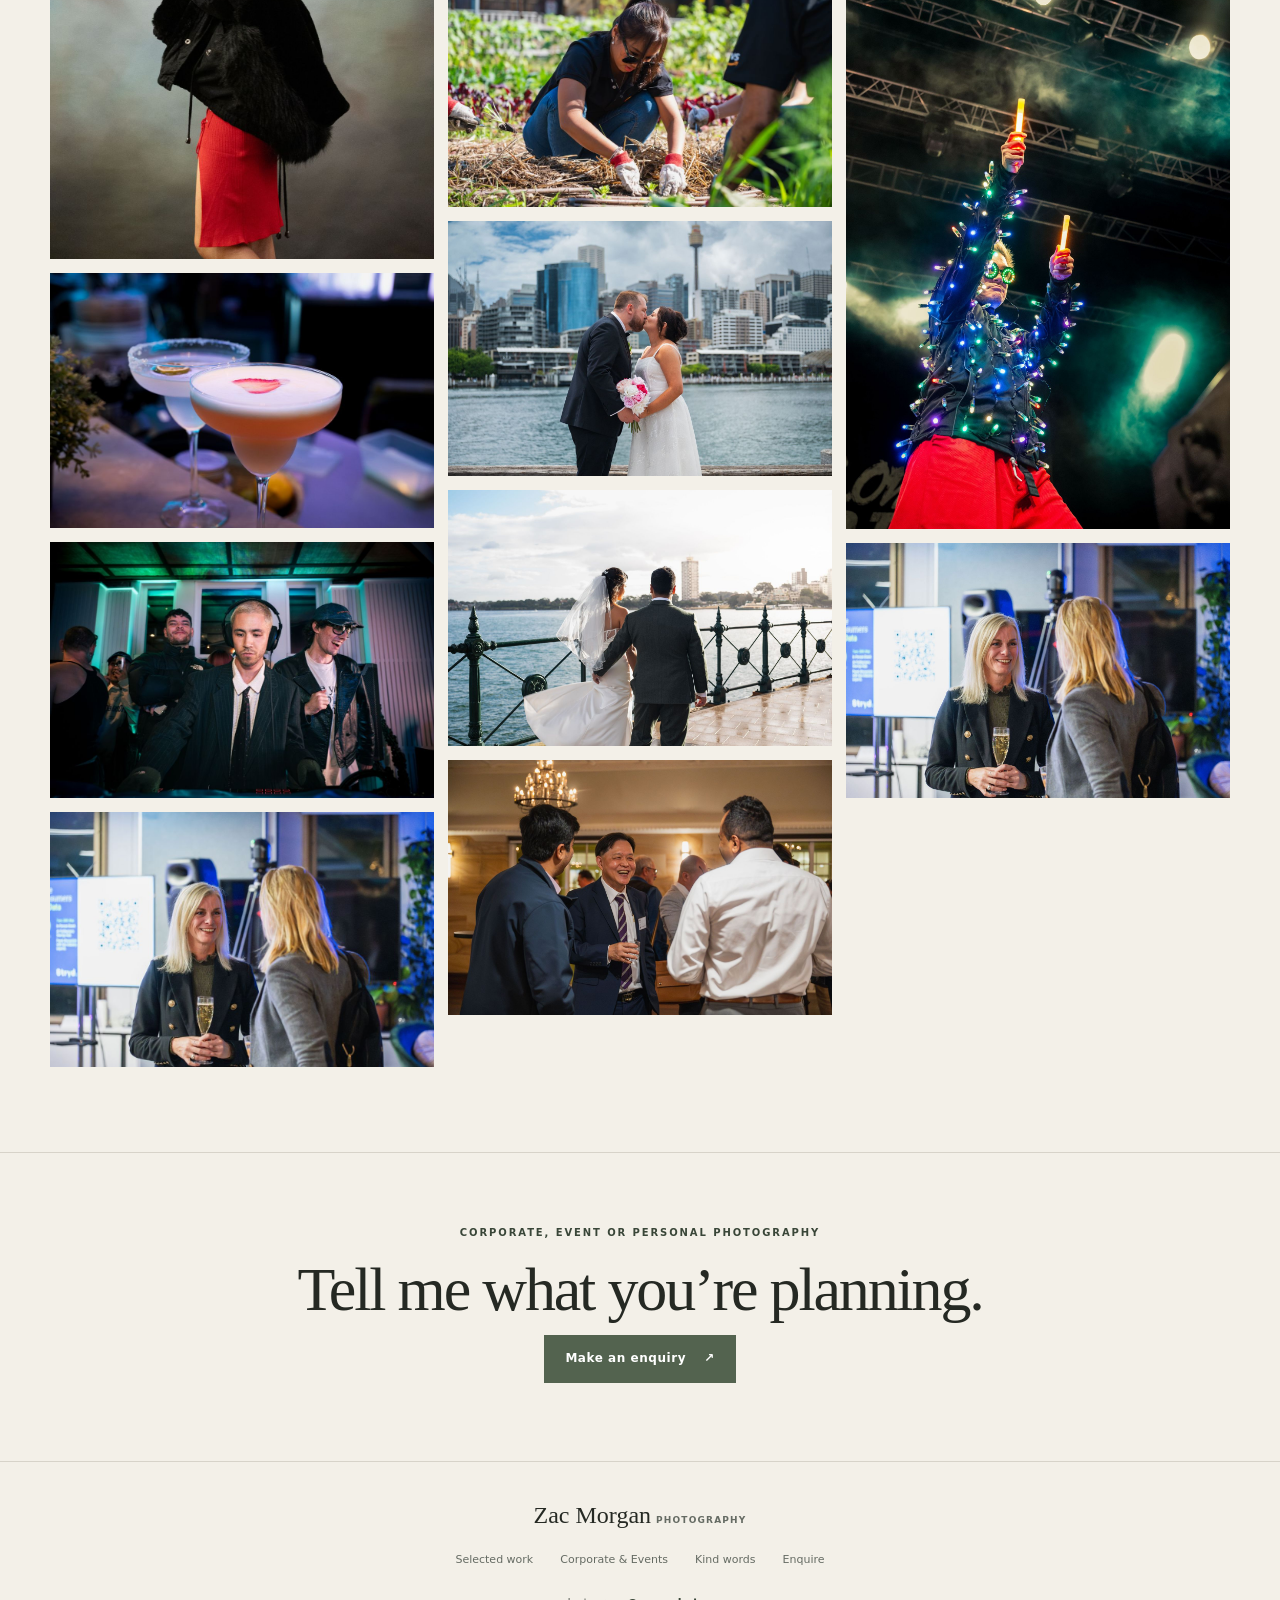
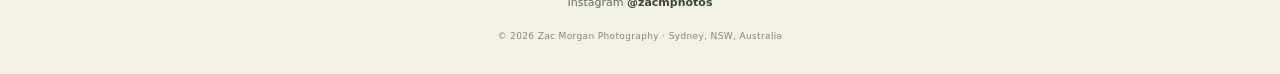
<file: pages/portfolio.html>
<!doctype html>
<html lang="en">
<head>
  <meta charset="UTF-8" /><meta name="viewport" content="width=device-width, initial-scale=1" /><meta name="theme-color" content="#f3f0e8" />
  <title>Photography Portfolio in Sydney | Zac Morgan Photography</title>
  <meta name="description" content="Explore corporate, event, hospitality, wedding and portrait photography by Zac Morgan in Sydney." />
  <link rel="canonical" href="https://zacmorganphotography.com/portfolio" /><meta property="og:type" content="website" /><meta property="og:title" content="Photography Portfolio | Zac Morgan Photography" /><meta property="og:description" content="Corporate, event, hospitality, wedding and portrait photography in Sydney." /><meta property="og:image" content="https://zacmorganphotography.com/images/CurzonHallSchneiderCorporate26-10-24-137-a73cd404-1500.jpg" />
  <link rel="stylesheet" href="/css/style.css" />
</head>
<body>
  <a class="skip-link" href="#main-content">Skip to content</a>
  <nav class="site-nav" id="main-nav" aria-label="Main navigation">
    <div class="nav-inner"><a href="/" class="nav-logo" aria-label="Zac Morgan Photography home"><span>Zac Morgan</span><small>Photography</small></a>
      <button class="nav-toggle" type="button" aria-label="Open menu" aria-expanded="false" aria-controls="primary-navigation"><span></span><span></span><span></span></button>
      <ul class="nav-links" id="primary-navigation"><li><a href="/">Home</a></li><li><a href="/portfolio?category=Brand+%26+Corporate" class="active" aria-current="page">Selected work</a></li><li><a href="/events">Corporate &amp; Events</a></li><li><a href="/testimonials">Kind words</a></li><li><a href="/enquire" class="nav-cta">Enquire</a></li></ul>
    </div>
  </nav>
  <main id="main-content">
    <header class="page-heading"><p class="eyebrow">Selected work · Sydney</p><h1>Photographs with people at the heart.</h1><p>Corporate events, hospitality, weddings and portraits—made across different rooms, places and occasions.</p><a class="text-link" href="/enquire">Have a project in mind? Make an enquiry <span aria-hidden="true">→</span></a></header>
    <section class="gallery-section" aria-label="Portfolio gallery">
      <div class="gallery-heading"><div><p class="eyebrow">Browse by kind of work</p><h2>Selected photographs.</h2></div><p class="gallery-count" data-gallery-count aria-live="polite"></p></div>
      <div class="gallery-filters" data-filter-controls role="group" aria-label="Filter portfolio work">
        <button type="button" class="filter-button" data-filter="all" aria-pressed="true">All work</button>
        <button type="button" class="filter-button" data-filter="Brand &amp; Corporate" aria-pressed="false">Brand &amp; Corporate</button>
        <button type="button" class="filter-button" data-filter="Events &amp; Hospitality" aria-pressed="false">Events &amp; Hospitality</button>
        <button type="button" class="filter-button" data-filter="Weddings &amp; Celebrations" aria-pressed="false">Weddings &amp; Celebrations</button>
        <button type="button" class="filter-button" data-filter="Portraits" aria-pressed="false">Portraits</button>
      </div>
      <div class="masonry-grid" data-filter-items><figure class="masonry-item" data-filter-item data-categories="Events &amp; Hospitality"><img data-lightbox-item src="/images/CosmosMidnight-Fullres-002-03d31f3d-1000.jpg" alt="Event photography" loading="lazy" decoding="async" /></figure>
<figure class="masonry-item" data-filter-item data-categories="Weddings &amp; Celebrations"><img data-lightbox-item src="/images/JJsWedding-138-6b06c7c1-1000.jpg" alt="Wedding photography" loading="lazy" decoding="async" /></figure>
<figure class="masonry-item" data-filter-item data-categories="Portraits"><img data-lightbox-item src="/images/Aurie-175-c8517259-1000.jpg" alt="Portrait photography" loading="lazy" decoding="async" /></figure>
<figure class="masonry-item" data-filter-item data-categories="Brand &amp; Corporate"><img data-lightbox-item src="/images/TheWarwick-NRL-2-Copy-ea15234e-1000.jpg" alt="Corporate event photography" loading="lazy" decoding="async" /></figure>
<figure class="masonry-item" data-filter-item data-categories="Events &amp; Hospitality"><img data-lightbox-item src="/images/CosmosMidnight-Fullres-106-f1649dce-1000.jpg" alt="Nightclub event photography" loading="lazy" decoding="async" /></figure>
<figure class="masonry-item" data-filter-item data-categories="Brand &amp; Corporate"><img data-lightbox-item src="/images/Stryd-140-6237fbdd-1000.jpg" alt="Corporate business photography" loading="lazy" decoding="async" /></figure>
<figure class="masonry-item" data-filter-item data-categories="Events &amp; Hospitality"><img data-lightbox-item src="/images/ZM-182-332bce1a-1000.jpg" alt="Event photography" loading="lazy" decoding="async" /></figure>
<figure class="masonry-item" data-filter-item data-categories="Brand &amp; Corporate"><img data-lightbox-item src="/images/Cloudec-037-a2315115-1000.jpg" alt="Business event photography" loading="lazy" decoding="async" /></figure>
<figure class="masonry-item" data-filter-item data-categories="Weddings &amp; Celebrations"><img data-lightbox-item src="/images/AlexRosanna-010-b3a1fff2-1000.jpg" alt="Engagement photography" loading="lazy" decoding="async" /></figure>
<figure class="masonry-item" data-filter-item data-categories="Brand &amp; Corporate"><img data-lightbox-item src="/images/Cloudec-264-417f9a25-1000.jpg" alt="Corporate conference photography" loading="lazy" decoding="async" /></figure>
<figure class="masonry-item" data-filter-item data-categories="Weddings &amp; Celebrations"><img data-lightbox-item src="/images/LukeAnne-LouisesWedding-106-f139119d-1500.jpg" alt="Wedding photography" loading="lazy" decoding="async" /></figure>
<figure class="masonry-item" data-filter-item data-categories="Weddings &amp; Celebrations"><img data-lightbox-item src="/images/KAWedding-25-5eefba25-1500.jpg" alt="Wedding couple photography" loading="lazy" decoding="async" /></figure>
<figure class="masonry-item" data-filter-item data-categories="Brand &amp; Corporate"><img data-lightbox-item src="/images/CurzonHallSchneiderCorporate26-10-24-137-a73cd404-1500.jpg" alt="Corporate gala photography" loading="lazy" decoding="async" /></figure>
<figure class="masonry-item" data-filter-item data-categories="Events &amp; Hospitality"><img data-lightbox-item src="/images/A60th-105-f4fc8564-1500.jpg" alt="Birthday party photography" loading="lazy" decoding="async" /></figure>
<figure class="masonry-item" data-filter-item data-categories="Events &amp; Hospitality"><img data-lightbox-item src="/images/CoogeBay_TheVanns_22.09.240010-e58f333b-1500.jpg" alt="Event bar photography" loading="lazy" decoding="async" /></figure>
<figure class="masonry-item" data-filter-item data-categories="Events &amp; Hospitality"><img data-lightbox-item src="/images/Pandana-372-80213198-1500.jpg" alt="Group selfie event photography" loading="lazy" decoding="async" /></figure>
<figure class="masonry-item" data-filter-item data-categories="Events &amp; Hospitality"><img data-lightbox-item src="/images/ZM-472-8b459538-1500.jpg" alt="Christmas lights performer" loading="lazy" decoding="async" /></figure>
<figure class="masonry-item" data-filter-item data-categories="Brand &amp; Corporate"><img data-lightbox-item src="/images/Stryd-140-23fcbd32-1500.jpg" alt="Business networking event" loading="lazy" decoding="async" /></figure></div>
    </section>
    <div class="lightbox" role="dialog" aria-modal="true" aria-label="Photo viewer" aria-hidden="true">
      <button class="lightbox-close" type="button" aria-label="Close photo viewer">×</button><button class="lightbox-prev" type="button" aria-label="Previous photo">←</button><img class="lightbox-img" alt="" /><button class="lightbox-next" type="button" aria-label="Next photo">→</button>
    </div>
    <section class="closing-cta closing-cta--short"><p class="eyebrow">Corporate, event or personal photography</p><h2>Tell me what you’re planning.</h2><a class="button button--solid" href="/enquire">Make an enquiry <span aria-hidden="true">↗</span></a></section>
  </main>
  <footer class="site-footer"><a href="/" class="footer-brand">Zac Morgan <span>Photography</span></a><nav class="footer-nav" aria-label="Footer"><a href="/portfolio">Selected work</a><a href="/events">Corporate &amp; Events</a><a href="/testimonials">Kind words</a><a href="/enquire">Enquire</a></nav><a href="https://www.instagram.com/zacmphotos" target="_blank" rel="noopener noreferrer" class="footer-instagram">Instagram <span>@zacmphotos</span></a><p class="footer-copy">© 2026 Zac Morgan Photography · Sydney, NSW, Australia</p></footer>
  <script src="/js/main.js" defer></script>
</body>
</html>
</file>
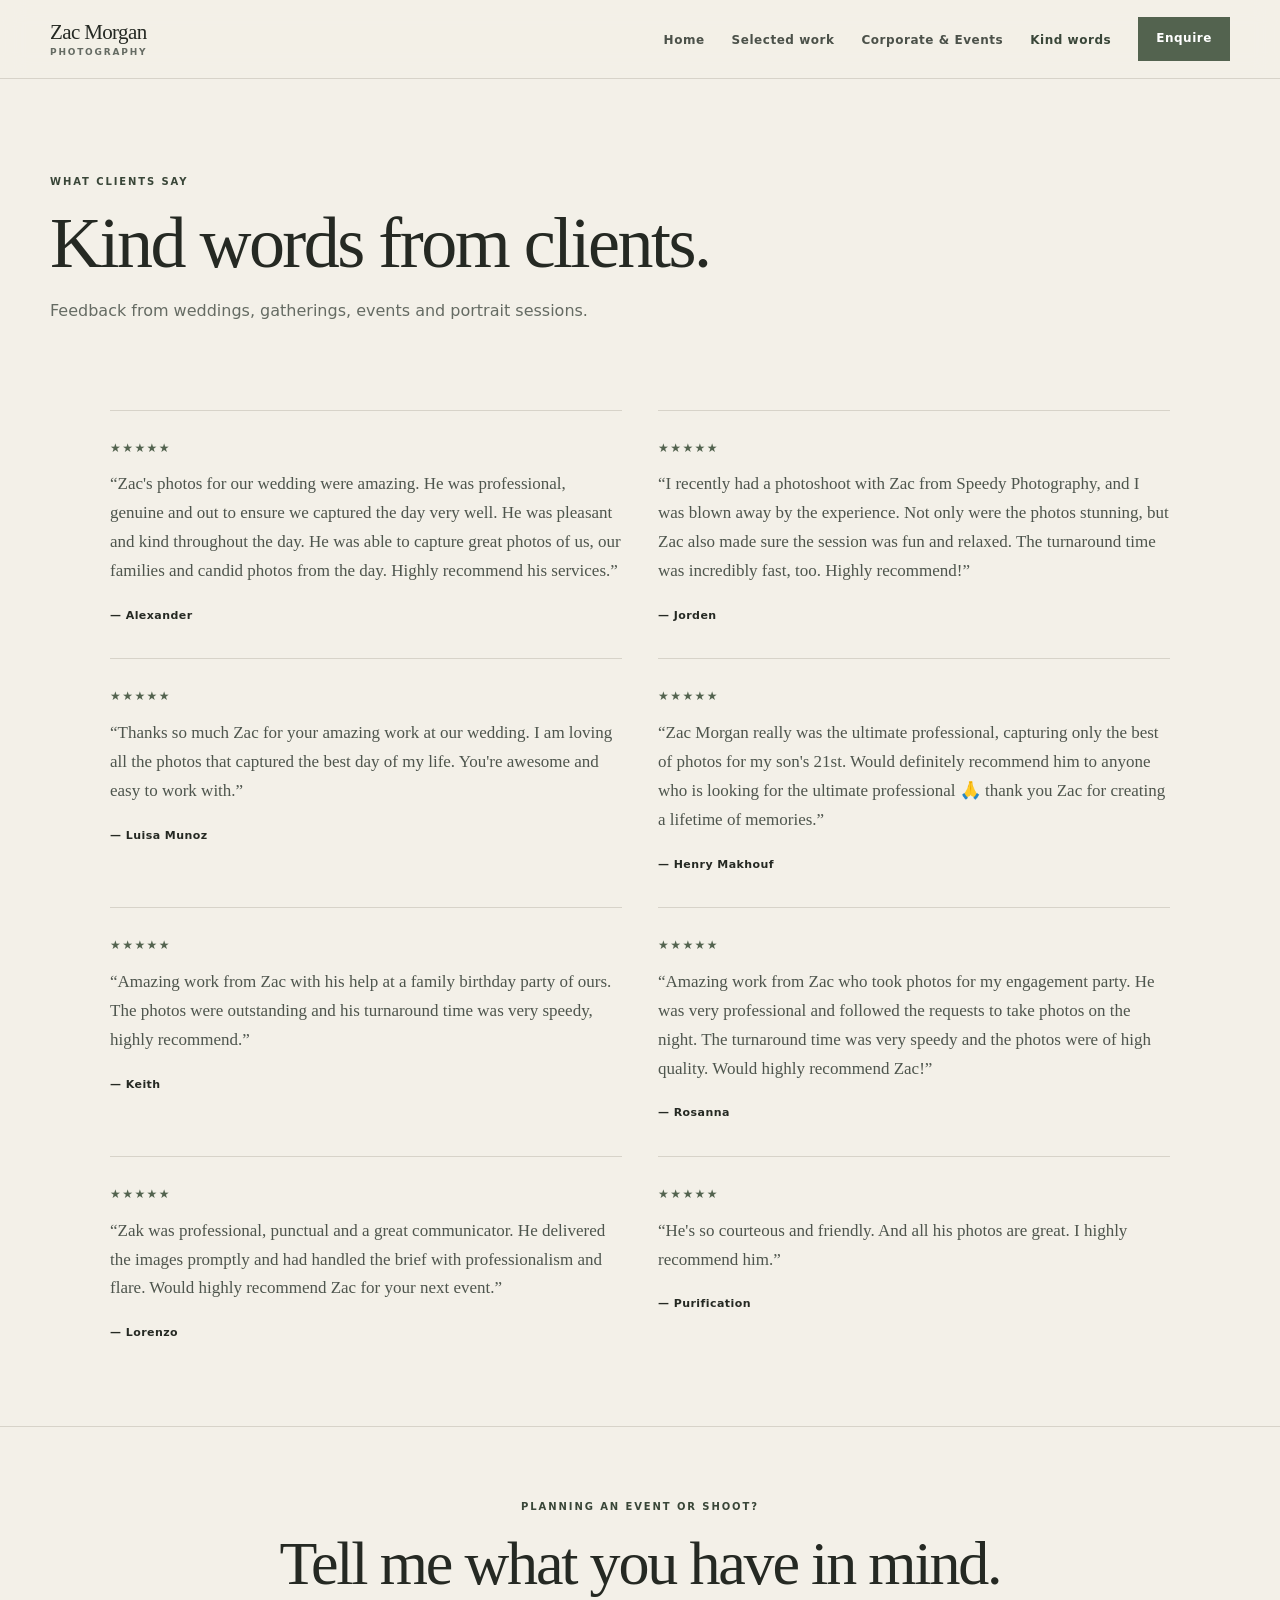
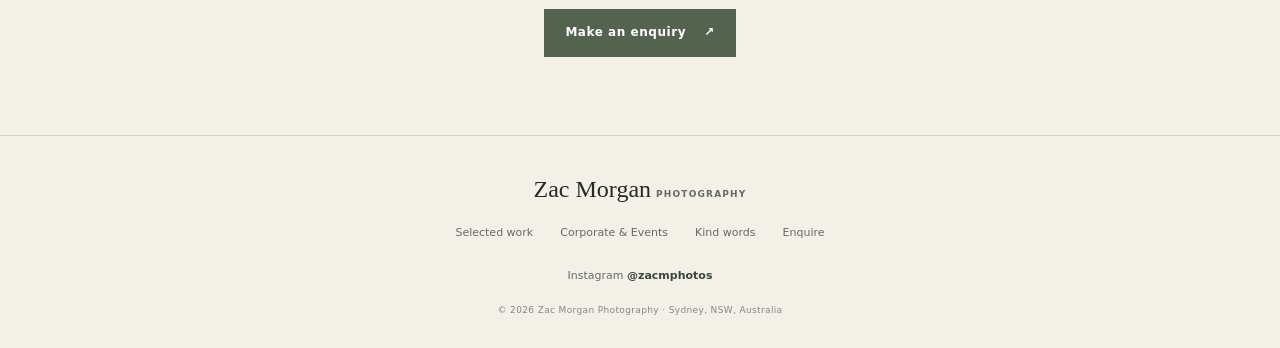
<file: pages/testimonials.html>
<!doctype html>
<html lang="en">
<head>
  <meta charset="UTF-8" /><meta name="viewport" content="width=device-width, initial-scale=1" /><meta name="theme-color" content="#f3f0e8" />
  <title>Client Reviews | Zac Morgan Photography</title><meta name="description" content="Read client feedback about Zac Morgan Photography in Sydney." />
  <link rel="canonical" href="https://zacmorganphotography.com/testimonials" /><link rel="stylesheet" href="/css/style.css" />
</head>
<body>
  <a class="skip-link" href="#main-content">Skip to content</a>
  <nav class="site-nav" id="main-nav" aria-label="Main navigation">
    <div class="nav-inner"><a href="/" class="nav-logo" aria-label="Zac Morgan Photography home"><span>Zac Morgan</span><small>Photography</small></a>
      <button class="nav-toggle" type="button" aria-label="Open menu" aria-expanded="false" aria-controls="primary-navigation"><span></span><span></span><span></span></button>
      <ul class="nav-links" id="primary-navigation"><li><a href="/">Home</a></li><li><a href="/portfolio?category=Brand+%26+Corporate">Selected work</a></li><li><a href="/events">Corporate &amp; Events</a></li><li><a href="/testimonials" class="active" aria-current="page">Kind words</a></li><li><a href="/enquire" class="nav-cta">Enquire</a></li></ul>
    </div>
  </nav>
  <main id="main-content">
    <header class="page-heading"><p class="eyebrow">What clients say</p><h1>Kind words from clients.</h1><p>Feedback from weddings, gatherings, events and portrait sessions.</p></header>
    <section class="testimonials-grid" aria-label="Client reviews">
      <article class="testimonial-card"><div class="stars" aria-label="5 out of 5 stars">★★★★★</div><blockquote>“Zac's photos for our wedding were amazing. He was professional, genuine and out to ensure we captured the day very well. He was pleasant and kind throughout the day. He was able to capture great photos of us, our families and candid photos from the day. Highly recommend his services.”</blockquote><cite>— Alexander</cite></article>
      <article class="testimonial-card"><div class="stars" aria-label="5 out of 5 stars">★★★★★</div><blockquote>“I recently had a photoshoot with Zac from Speedy Photography, and I was blown away by the experience. Not only were the photos stunning, but Zac also made sure the session was fun and relaxed. The turnaround time was incredibly fast, too. Highly recommend!”</blockquote><cite>— Jorden</cite></article>
      <article class="testimonial-card"><div class="stars" aria-label="5 out of 5 stars">★★★★★</div><blockquote>“Thanks so much Zac for your amazing work at our wedding. I am loving all the photos that captured the best day of my life. You're awesome and easy to work with.”</blockquote><cite>— Luisa Munoz</cite></article>
      <article class="testimonial-card"><div class="stars" aria-label="5 out of 5 stars">★★★★★</div><blockquote>“Zac Morgan really was the ultimate professional, capturing only the best of photos for my son's 21st. Would definitely recommend him to anyone who is looking for the ultimate professional 🙏 thank you Zac for creating a lifetime of memories.”</blockquote><cite>— Henry Makhouf</cite></article>
      <article class="testimonial-card"><div class="stars" aria-label="5 out of 5 stars">★★★★★</div><blockquote>“Amazing work from Zac with his help at a family birthday party of ours. The photos were outstanding and his turnaround time was very speedy, highly recommend.”</blockquote><cite>— Keith</cite></article>
      <article class="testimonial-card"><div class="stars" aria-label="5 out of 5 stars">★★★★★</div><blockquote>“Amazing work from Zac who took photos for my engagement party. He was very professional and followed the requests to take photos on the night. The turnaround time was very speedy and the photos were of high quality. Would highly recommend Zac!”</blockquote><cite>— Rosanna</cite></article>
      <article class="testimonial-card"><div class="stars" aria-label="5 out of 5 stars">★★★★★</div><blockquote>“Zak was professional, punctual and a great communicator. He delivered the images promptly and had handled the brief with professionalism and flare. Would highly recommend Zac for your next event.”</blockquote><cite>— Lorenzo</cite></article>
      <article class="testimonial-card"><div class="stars" aria-label="5 out of 5 stars">★★★★★</div><blockquote>“He's so courteous and friendly. And all his photos are great. I highly recommend him.”</blockquote><cite>— Purification</cite></article>
    </section>
    <section class="closing-cta closing-cta--short"><p class="eyebrow">Planning an event or shoot?</p><h2>Tell me what you have in mind.</h2><a class="button button--solid" href="/enquire">Make an enquiry <span aria-hidden="true">↗</span></a></section>
  </main>
  <footer class="site-footer"><a href="/" class="footer-brand">Zac Morgan <span>Photography</span></a><nav class="footer-nav" aria-label="Footer"><a href="/portfolio">Selected work</a><a href="/events">Corporate &amp; Events</a><a href="/testimonials">Kind words</a><a href="/enquire">Enquire</a></nav><a href="https://www.instagram.com/zacmphotos" target="_blank" rel="noopener noreferrer" class="footer-instagram">Instagram <span>@zacmphotos</span></a><p class="footer-copy">© 2026 Zac Morgan Photography · Sydney, NSW, Australia</p></footer>
  <script src="/js/main.js" defer></script>
</body>
</html>
</file>
<file: css/style.css>
:root {
  --paper: #f3f0e8;
  --surface: #faf8f3;
  --ink: #252923;
  --muted: #656b63;
  --line: #d7d3c9;
  --accent: #53634f;
  --accent-dark: #394638;
  --serif: Georgia, "Times New Roman", serif;
  --sans: system-ui, -apple-system, "Segoe UI", sans-serif;
  --nav-height: 78px;
  --content: 1240px;
}

*, *::before, *::after { box-sizing: border-box; }
html { scroll-behavior: smooth; scroll-padding-top: calc(var(--nav-height) + 20px); }
body { min-width: 320px; margin: 0; background: var(--paper); color: var(--ink); font: 16px/1.65 var(--sans); -webkit-font-smoothing: antialiased; }
a { color: inherit; text-decoration: none; }
img { display: block; max-width: 100%; height: auto; }
button, input, textarea, select { font: inherit; }
:focus-visible { outline: 3px solid #947144; outline-offset: 4px; }
::selection { background: #d8c8a8; color: var(--ink); }
h1, h2, h3 { margin-top: 0; font-family: var(--serif); font-weight: 400; letter-spacing: -.035em; line-height: 1.1; }
figure, p { margin-top: 0; }
main { display: block; }

.skip-link { position: absolute; z-index: 300; top: 10px; left: 12px; transform: translateY(-160%); padding: 10px 14px; background: var(--ink); color: #fff; }
.skip-link:focus { transform: none; }
.site-nav { position: sticky; z-index: 100; top: 0; min-height: var(--nav-height); border-bottom: 1px solid var(--line); background: rgba(243, 240, 232, .96); backdrop-filter: blur(12px); }
.nav-inner { position: relative; display: flex; align-items: center; justify-content: space-between; gap: 26px; max-width: var(--content); min-height: var(--nav-height); margin: auto; padding: 0 30px; }
.nav-logo { display: flex; flex-direction: column; font: 500 21px/1.05 var(--serif); letter-spacing: -.03em; white-space: nowrap; }
.nav-logo small { margin-top: 5px; color: var(--muted); font: 600 9px/1 var(--sans); letter-spacing: .2em; text-transform: uppercase; }
.nav-links { display: flex; align-items: center; gap: clamp(16px, 2.1vw, 32px); margin: 0; padding: 0; list-style: none; }
.nav-links a { color: #4b5149; font-size: 12px; font-weight: 600; letter-spacing: .045em; transition: color .2s; }
.nav-links a:hover, .nav-links a.active { color: var(--accent-dark); }
.nav-cta { display: inline-flex; padding: 11px 17px; border: 1px solid var(--accent); background: var(--accent); color: #fff !important; transition: background .2s, border-color .2s; }
.nav-cta:hover { border-color: var(--accent-dark); background: var(--accent-dark); }
.nav-toggle { display: none; padding: 10px; border: 0; background: none; color: var(--ink); cursor: pointer; }
.nav-toggle span { display: block; width: 24px; height: 2px; margin: 5px 0; background: currentColor; }

.eyebrow { margin: 0 0 15px; color: var(--accent-dark); font-size: 10px; font-weight: 700; letter-spacing: .19em; line-height: 1.5; text-transform: uppercase; }
.button { display: inline-flex; align-items: center; justify-content: center; gap: 18px; min-height: 48px; padding: 13px 20px; border: 1px solid var(--accent); font-size: 12px; font-weight: 700; letter-spacing: .045em; transition: background .2s, color .2s, border-color .2s; }
.button--solid { background: var(--accent); color: #fff; }
.button--solid:hover { border-color: var(--accent-dark); background: var(--accent-dark); }
.text-link { display: inline-flex; align-items: center; gap: 11px; padding: 4px 0; border-bottom: 1px solid var(--accent); color: var(--accent-dark); font-size: 12px; font-weight: 700; }
.text-link:hover { border-color: var(--ink); color: var(--ink); }

.editorial-hero { display: grid; grid-template-columns: minmax(340px, .78fr) minmax(0, 1.22fr); min-height: min(690px, calc(100svh - var(--nav-height))); max-width: 1600px; margin: 0 auto; }
.hero-copy { align-self: center; padding: clamp(48px, 7vw, 108px) clamp(28px, 6vw, 92px); }
.hero-copy h1 { max-width: 600px; margin-bottom: 23px; font-size: clamp(42px, 5.5vw, 76px); }
.hero-lede { max-width: 510px; margin-bottom: 28px; color: #4d544c; font-size: clamp(16px, 1.4vw, 19px); line-height: 1.7; }
.hero-actions { display: flex; align-items: center; flex-wrap: wrap; gap: 18px 25px; }
.hero-note { margin: 35px 0 0; color: var(--muted); font-size: 11px; letter-spacing: .045em; }
.hero-media { position: relative; min-width: 0; min-height: 440px; margin: 0; overflow: hidden; background: #d9d3c8; }
.hero-media img { position: absolute; inset: 0; width: 100%; height: 100%; object-fit: cover; object-position: center 46%; }
.hero-media figcaption { position: absolute; right: 20px; bottom: 17px; padding: 6px 10px; background: rgba(32, 36, 31, .78); color: #fff; font-size: 10px; letter-spacing: .04em; }
.editorial-hero--page { grid-template-columns: minmax(330px, .8fr) minmax(0, 1.2fr); min-height: 560px; }
.editorial-hero--page .hero-copy h1 { font-size: clamp(40px, 5vw, 65px); }
.editorial-hero--page .hero-media { min-height: 520px; }
.proof-strip { display: flex; align-items: center; justify-content: center; flex-wrap: wrap; gap: 14px 23px; max-width: var(--content); margin: 0 auto; padding: 22px 30px; border-top: 1px solid var(--line); border-bottom: 1px solid var(--line); color: #424a40; }
.proof-strip strong { font: 500 19px var(--serif); }
.proof-label { color: var(--muted); font-size: 10px; font-weight: 700; letter-spacing: .14em; text-transform: uppercase; }
.proof-divider { color: #a4a095; }

.section-intro { max-width: 830px; margin: 0 auto; padding: 105px 30px 65px; text-align: center; }
.section-intro h2, .services-intro h2, .gallery-heading h2 { margin: 0 auto 17px; font-size: clamp(34px, 4vw, 54px); }
.section-intro > p:last-child { max-width: 610px; margin: 0 auto; color: var(--muted); font-size: 15px; }
.work-showcase { display: grid; grid-template-columns: 1.25fr .85fr; gap: 18px; max-width: var(--content); margin: 0 auto; padding: 0 30px 100px; }
.work-showcase figure { position: relative; margin: 0; overflow: hidden; background: #ddd8cf; }
.work-showcase figure > a { position: relative; display: block; min-height: 100%; }
.work-main { min-height: 590px; }
.work-main img { position: absolute; inset: 0; width: 100%; height: 100%; object-fit: cover; }
.work-side { display: grid; grid-template-rows: 1fr 1fr; gap: 18px; min-height: 590px; }
.work-side figure { min-height: 0; }
.work-side img { width: 100%; height: 100%; min-height: 280px; object-fit: cover; transition: transform .5s; }
.work-showcase figure:hover img { transform: scale(1.025); }
.work-caption { position: absolute; right: 20px; bottom: 18px; left: 20px; display: flex; flex-direction: column; gap: 4px; color: #fff; text-shadow: 0 1px 6px rgba(0, 0, 0, .4); }
.work-caption span { font-size: 9px; font-weight: 700; letter-spacing: .14em; text-transform: uppercase; }
.work-caption strong { font: 400 25px var(--serif); }
.services-section { display: grid; grid-template-columns: .75fr 1.25fr; gap: clamp(40px, 9vw, 125px); max-width: var(--content); margin: 0 auto; padding: 90px 30px; border-top: 1px solid var(--line); }
.services-intro h2 { margin-bottom: 18px; font-size: clamp(32px, 3.4vw, 47px); }
.services-intro > p:not(.eyebrow) { max-width: 410px; margin-bottom: 22px; color: var(--muted); }
.service-list { margin: 0; padding: 0; border-top: 1px solid var(--line); list-style: none; }
.service-list li { border-bottom: 1px solid var(--line); }
.service-list a { display: grid; grid-template-columns: 40px 1fr 20px; align-items: center; gap: 15px; padding: 21px 0; transition: padding .2s; }
.service-list a:hover { padding-left: 8px; }
.service-number { align-self: start; padding-top: 3px; color: var(--accent); font-size: 10px; font-weight: 700; letter-spacing: .08em; }
.service-list strong { display: block; margin-bottom: 5px; font: 500 23px var(--serif); }
.service-list small { display: block; color: var(--muted); font-size: 12px; line-height: 1.55; }
.service-arrow { color: var(--accent); font-size: 16px; }
.services-section--compact { padding-top: 75px; padding-bottom: 80px; }
.quote-feature { padding: 85px 30px; background: var(--accent-dark); color: #f8f6ef; text-align: center; }
.quote-feature .eyebrow { color: #d5d0c0; }
.quote-feature blockquote { max-width: 850px; margin: 0 auto 22px; font: 400 clamp(25px, 3.2vw, 42px)/1.35 var(--serif); letter-spacing: -.025em; }
.quote-feature cite { display: block; margin-bottom: 22px; color: #e0ded6; font-size: 11px; font-style: normal; letter-spacing: .04em; }
.text-link--light { border-color: #d5d0c0; color: #f8f6ef; }
.text-link--light:hover { border-color: #fff; color: #fff; }
.closing-cta { padding: 93px 30px 100px; text-align: center; }
.closing-cta h2 { margin-bottom: 12px; font-size: clamp(38px, 5vw, 62px); }
.closing-cta > p:not(.eyebrow) { margin-bottom: 25px; color: var(--muted); }
.closing-cta--short { padding-top: 72px; padding-bottom: 78px; border-top: 1px solid var(--line); }
.closing-email { display: block; width: max-content; max-width: 100%; margin: 20px auto 0; color: var(--muted); font-size: 11px; text-decoration: underline; text-underline-offset: 4px; }

.page-heading { max-width: var(--content); margin: auto; padding: 95px 30px 65px; }
.page-heading h1 { max-width: 870px; margin-bottom: 15px; font-size: clamp(42px, 6vw, 72px); }
.page-heading > p:not(.eyebrow) { max-width: 650px; margin-bottom: 20px; color: var(--muted); font-size: 16px; }
.page-heading .text-link { margin-top: 8px; }
.gallery-section { max-width: var(--content); margin: 0 auto; padding: 20px 30px 85px; }
.gallery-heading { display: flex; align-items: end; justify-content: space-between; gap: 25px; margin-bottom: 21px; }
.gallery-heading .eyebrow { margin-bottom: 10px; }
.gallery-heading h2 { margin: 0; font-size: clamp(30px, 4vw, 45px); }
.gallery-count { margin: 0 0 5px; color: var(--muted); font-size: 11px; white-space: nowrap; }
.gallery-filters { display: flex; align-items: center; flex-wrap: wrap; gap: 8px 24px; margin: 24px 0 26px; padding-bottom: 12px; border-bottom: 1px solid var(--line); }
.filter-button { padding: 6px 0; border: 0; border-bottom: 2px solid transparent; background: none; color: var(--muted); font-size: 12px; font-weight: 600; cursor: pointer; }
.filter-button:hover, .filter-button[aria-pressed="true"] { border-bottom-color: var(--accent); color: var(--accent-dark); }
.masonry-grid { columns: 3; column-gap: 14px; }
.masonry-item, .events-gallery-item { break-inside: avoid; margin: 0 0 14px; overflow: hidden; background: #e1ddd5; }
.masonry-item img, .events-gallery-item img { width: 100%; height: auto; cursor: zoom-in; transition: transform .45s; }
.masonry-item:hover img, .events-gallery-item:hover img { transform: scale(1.02); }
.events-gallery { columns: 3; column-gap: 14px; }
[data-filter-item][hidden] { display: none !important; }
.testimonials-grid { display: grid; grid-template-columns: repeat(2, minmax(0, 1fr)); gap: 0 36px; max-width: 1120px; margin: 0 auto; padding: 0 30px 50px; }
.testimonial-card { padding: 28px 0 31px; border-top: 1px solid var(--line); }
.stars { margin-bottom: 12px; color: var(--accent); font-size: 12px; letter-spacing: .12em; }
.testimonial-card blockquote { margin: 0 0 15px; color: #4e554d; font: 400 17px/1.7 var(--serif); }
.testimonial-card cite { color: var(--ink); font-size: 11px; font-style: normal; font-weight: 700; letter-spacing: .04em; }

.contact-layout { display: grid; grid-template-columns: .86fr 1.14fr; align-items: start; gap: clamp(45px, 8vw, 115px); max-width: var(--content); margin: 0 auto; padding: 80px 30px 95px; }
.contact-info { position: sticky; top: calc(var(--nav-height) + 35px); }
.contact-info h1 { max-width: 520px; margin-bottom: 20px; font-size: clamp(42px, 5vw, 65px); }
.contact-info > p:not(.eyebrow) { max-width: 490px; color: #555b53; }
.contact-detail { margin-top: 32px; padding-top: 18px; border-top: 1px solid var(--line); }
.detail-label { display: block; margin-bottom: 6px; color: var(--muted); font-size: 9px; font-weight: 700; letter-spacing: .15em; text-transform: uppercase; }
.contact-detail > a { font-size: 14px; text-decoration: underline; text-decoration-color: #aaa497; text-underline-offset: 4px; }
.contact-social { display: flex; flex-wrap: wrap; gap: 10px 22px; margin-top: 23px; }
.contact-social a { color: var(--accent-dark); font-size: 11px; font-weight: 700; text-decoration: underline; text-underline-offset: 4px; }
.contact-form-wrap { padding-top: 5px; }
.contact-form-wrap h2 { margin-bottom: 9px; font-size: 38px; }
.form-intro { margin-bottom: 28px; color: var(--muted); font-size: 13px; }
.form-row { display: grid; grid-template-columns: 1fr 1fr; gap: 17px; }
.form-group { min-width: 0; margin: 0 0 17px; padding: 0; border: 0; }
.form-group label, .form-group legend { display: block; margin-bottom: 7px; color: #454b43; font-size: 11px; font-weight: 700; }
.form-group .req { color: #9d563d; }
.form-group input, .form-group textarea, .form-group select { width: 100%; min-height: 47px; padding: 11px 12px; border: 1px solid #c8c4bb; border-radius: 0; background: var(--surface); color: var(--ink); font-size: 13px; }
.form-group textarea { min-height: 130px; resize: vertical; }
.form-group input:focus, .form-group textarea:focus, .form-group select:focus { border-color: var(--accent); outline: 2px solid rgba(83, 99, 79, .16); }
.radio-group { display: grid; grid-template-columns: repeat(2, minmax(0, 1fr)); gap: 9px 15px; }
.radio-option { display: flex; align-items: center; gap: 8px; }
.radio-option input { width: 15px; height: 15px; min-height: 0; margin: 0; accent-color: var(--accent); }
.radio-option label { margin: 0; color: #555b53; font-size: 12px; font-weight: 500; cursor: pointer; }
.form-submit { width: 100%; margin-top: 4px; cursor: pointer; }
.form-submit:disabled { opacity: .65; cursor: wait; }
.form-footnote { margin: 12px 0 0; color: var(--muted); font-size: 10px; }
.form-status { margin: 0 0 18px; padding: 12px 14px; border-left: 3px solid var(--accent); background: #e6e9df; color: #34422f; font-size: 13px; }
.form-status[hidden] { display: none; }
.form-status.error { border-color: #9d563d; background: #f1e2dc; color: #6c3525; }
.form-status a { font-weight: 700; text-decoration: underline; text-underline-offset: 3px; }

.site-footer { padding: 40px 30px 30px; border-top: 1px solid var(--line); text-align: center; }
.footer-brand { display: inline-flex; align-items: baseline; gap: 5px; font: 500 24px var(--serif); }
.footer-brand span { color: var(--muted); font: 600 9px var(--sans); letter-spacing: .13em; text-transform: uppercase; }
.footer-nav { display: flex; justify-content: center; flex-wrap: wrap; gap: 12px 27px; margin: 19px 0; }
.footer-nav a, .footer-instagram { color: var(--muted); font-size: 11px; }
.footer-nav a:hover, .footer-instagram:hover { color: var(--accent-dark); }
.footer-instagram span { color: var(--accent-dark); font-weight: 700; }
.footer-copy { margin: 15px 0 0; color: #85877f; font-size: 9px; letter-spacing: .04em; }

.lightbox { position: fixed; z-index: 250; inset: 0; display: none; align-items: center; justify-content: center; background: rgba(22, 25, 22, .96); color: #fff; }
.lightbox.active { display: flex; }
.lightbox-close, .lightbox-prev, .lightbox-next { position: absolute; display: grid; place-items: center; width: 48px; height: 48px; border: 1px solid rgba(255, 255, 255, .35); border-radius: 50%; background: transparent; color: #fff; font-size: 28px; line-height: 1; cursor: pointer; }
.lightbox-close { top: 20px; right: 20px; }
.lightbox-prev { left: 20px; }
.lightbox-next { right: 20px; }
.lightbox-close:hover, .lightbox-prev:hover, .lightbox-next:hover { background: rgba(255, 255, 255, .14); }
.lightbox-img { max-width: min(84vw, 1400px); max-height: 86vh; object-fit: contain; cursor: default; }

@media (max-width: 900px) {
  :root { --nav-height: 72px; }
  .nav-inner { padding: 0 22px; }
  .nav-links { gap: 15px; }
  .nav-links a { font-size: 11px; }
  .nav-cta { padding: 9px 12px; }
  .editorial-hero { grid-template-columns: minmax(310px, .9fr) minmax(0, 1.1fr); }
  .hero-copy { padding: 50px 32px; }
  .work-showcase { grid-template-columns: 1.1fr .9fr; }
  .work-main, .work-side { min-height: 500px; }
  .services-section { gap: 45px; }
  .contact-layout { gap: 55px; }
}

@media (max-width: 760px) {
  :root { --nav-height: 68px; }
  .nav-inner { padding: 0 19px; }
  .nav-toggle { display: block; }
  .nav-links { position: absolute; top: 100%; right: 0; left: 0; display: none; align-items: stretch; gap: 0; padding: 9px 19px 19px; border-bottom: 1px solid var(--line); background: var(--paper); }
  .nav-links.open { display: flex; flex-direction: column; }
  .nav-links li { border-top: 1px solid var(--line); }
  .nav-links a { display: block; padding: 14px 2px; font-size: 13px; }
  .nav-links .nav-cta { display: inline-flex; width: max-content; margin-top: 10px; padding: 11px 16px; }
  .form-group input, .form-group textarea, .form-group select { font-size: 16px; }
  .editorial-hero, .editorial-hero--page { grid-template-columns: 1fr; min-height: 0; }
  .hero-copy { padding: 62px 24px 38px; }
  .hero-copy h1, .editorial-hero--page .hero-copy h1 { max-width: 620px; font-size: clamp(41px, 11vw, 63px); }
  .hero-lede { font-size: 16px; }
  .hero-note { margin-top: 23px; }
  .hero-media, .editorial-hero--page .hero-media { height: 60vw; min-height: 0; max-height: 440px; aspect-ratio: 1.45; }
  .proof-strip { justify-content: flex-start; gap: 10px 14px; padding: 19px 22px; }
  .proof-strip strong { font-size: 16px; }
  .proof-label { flex-basis: 100%; }
  .section-intro { padding: 73px 24px 43px; }
  .work-showcase { grid-template-columns: 1fr; gap: 13px; padding: 0 20px 70px; }
  .work-main { min-height: 74vw; max-height: 530px; }
  .work-side { grid-template: 1fr / 1fr 1fr; gap: 13px; min-height: 0; }
  .work-side figure, .work-side img { min-height: 45vw; }
  .work-caption { right: 13px; bottom: 13px; left: 13px; }
  .work-caption strong { font-size: 19px; }
  .services-section { grid-template-columns: 1fr; gap: 30px; padding: 67px 23px; }
  .services-section--compact { padding-top: 58px; padding-bottom: 58px; }
  .service-list strong { font-size: 21px; }
  .quote-feature { padding: 65px 24px; }
  .closing-cta { padding: 70px 23px 76px; }
  .page-heading { padding: 65px 23px 40px; }
  .gallery-section { padding: 10px 20px 65px; }
  .gallery-heading { align-items: start; }
  .gallery-heading h2 { font-size: 34px; }
  .gallery-filters { gap: 6px 18px; margin: 20px 0; }
  .filter-button { font-size: 11px; }
  .masonry-grid, .events-gallery { columns: 2; column-gap: 10px; }
  .masonry-item, .events-gallery-item { margin-bottom: 10px; }
  .testimonials-grid { grid-template-columns: 1fr; gap: 0; padding: 0 23px 35px; }
  .contact-layout { grid-template-columns: 1fr; gap: 48px; padding: 62px 22px 72px; }
  .contact-info { position: static; }
  .contact-info h1 { font-size: 49px; }
  .contact-form-wrap h2 { font-size: 34px; }
  .lightbox-prev { left: 10px; }
  .lightbox-next { right: 10px; }
  .lightbox-close { top: 12px; right: 12px; }
}

@media (max-width: 480px) {
  .hero-actions { align-items: flex-start; flex-direction: column; }
  .hero-media, .editorial-hero--page .hero-media { height: 68vw; min-height: 245px; }
  .work-side { grid-template: auto / 1fr; }
  .work-side figure { min-height: 0; }
  .work-side img { height: 58vw; min-height: 0; }
  .gallery-heading { display: block; }
  .gallery-count { margin-top: 10px; }
  .gallery-filters { gap: 8px 15px; }
  .masonry-grid, .events-gallery { columns: 1; }
  .form-row { grid-template-columns: 1fr; gap: 0; }
  .radio-group { grid-template-columns: 1fr 1fr; }
  .lightbox-img { max-width: 94vw; max-height: 78vh; }
  .lightbox-close, .lightbox-prev, .lightbox-next { width: 41px; height: 41px; font-size: 24px; }
  .lightbox-prev { top: auto; bottom: 13px; left: calc(50% - 52px); }
  .lightbox-next { top: auto; right: calc(50% - 52px); bottom: 13px; }
}

@media (prefers-reduced-motion: reduce) {
  html { scroll-behavior: auto; }
  *, *::before, *::after { scroll-behavior: auto !important; animation-duration: .01ms !important; animation-iteration-count: 1 !important; transition-duration: .01ms !important; }
}
</file>
